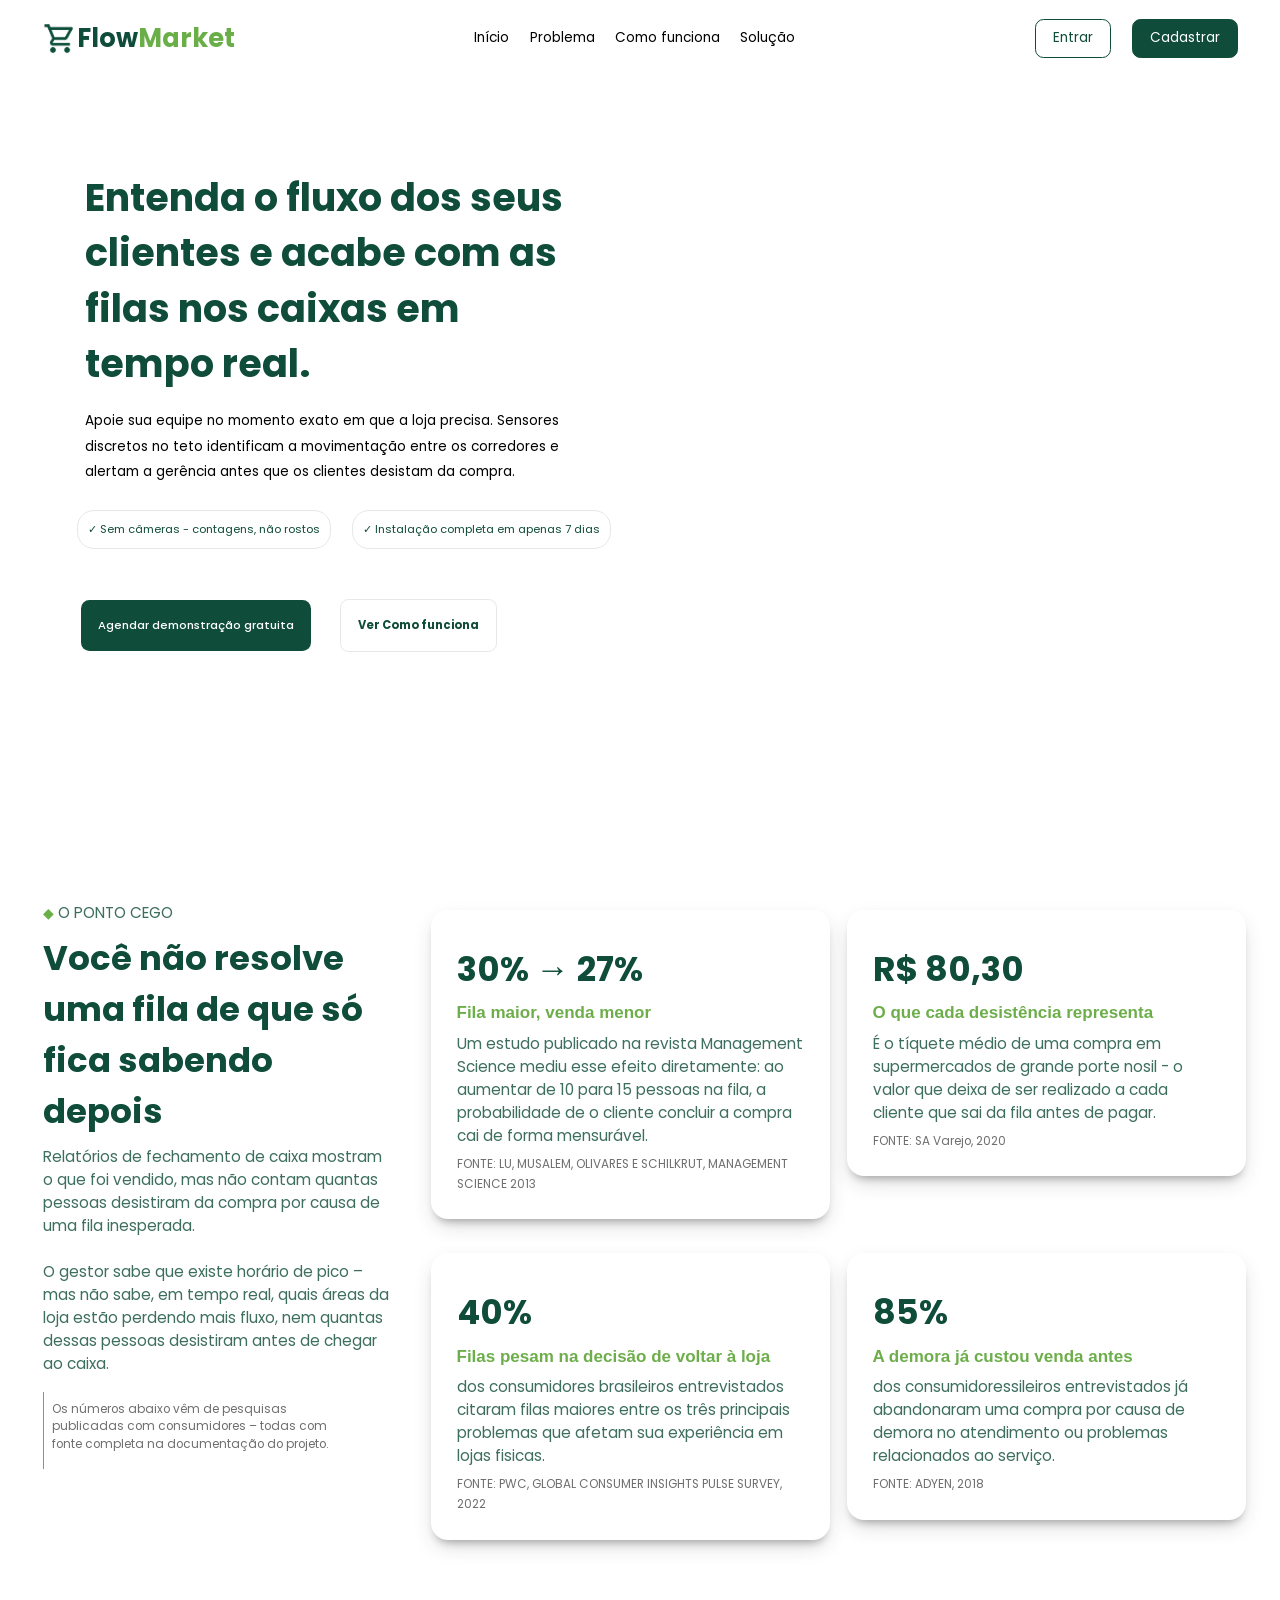
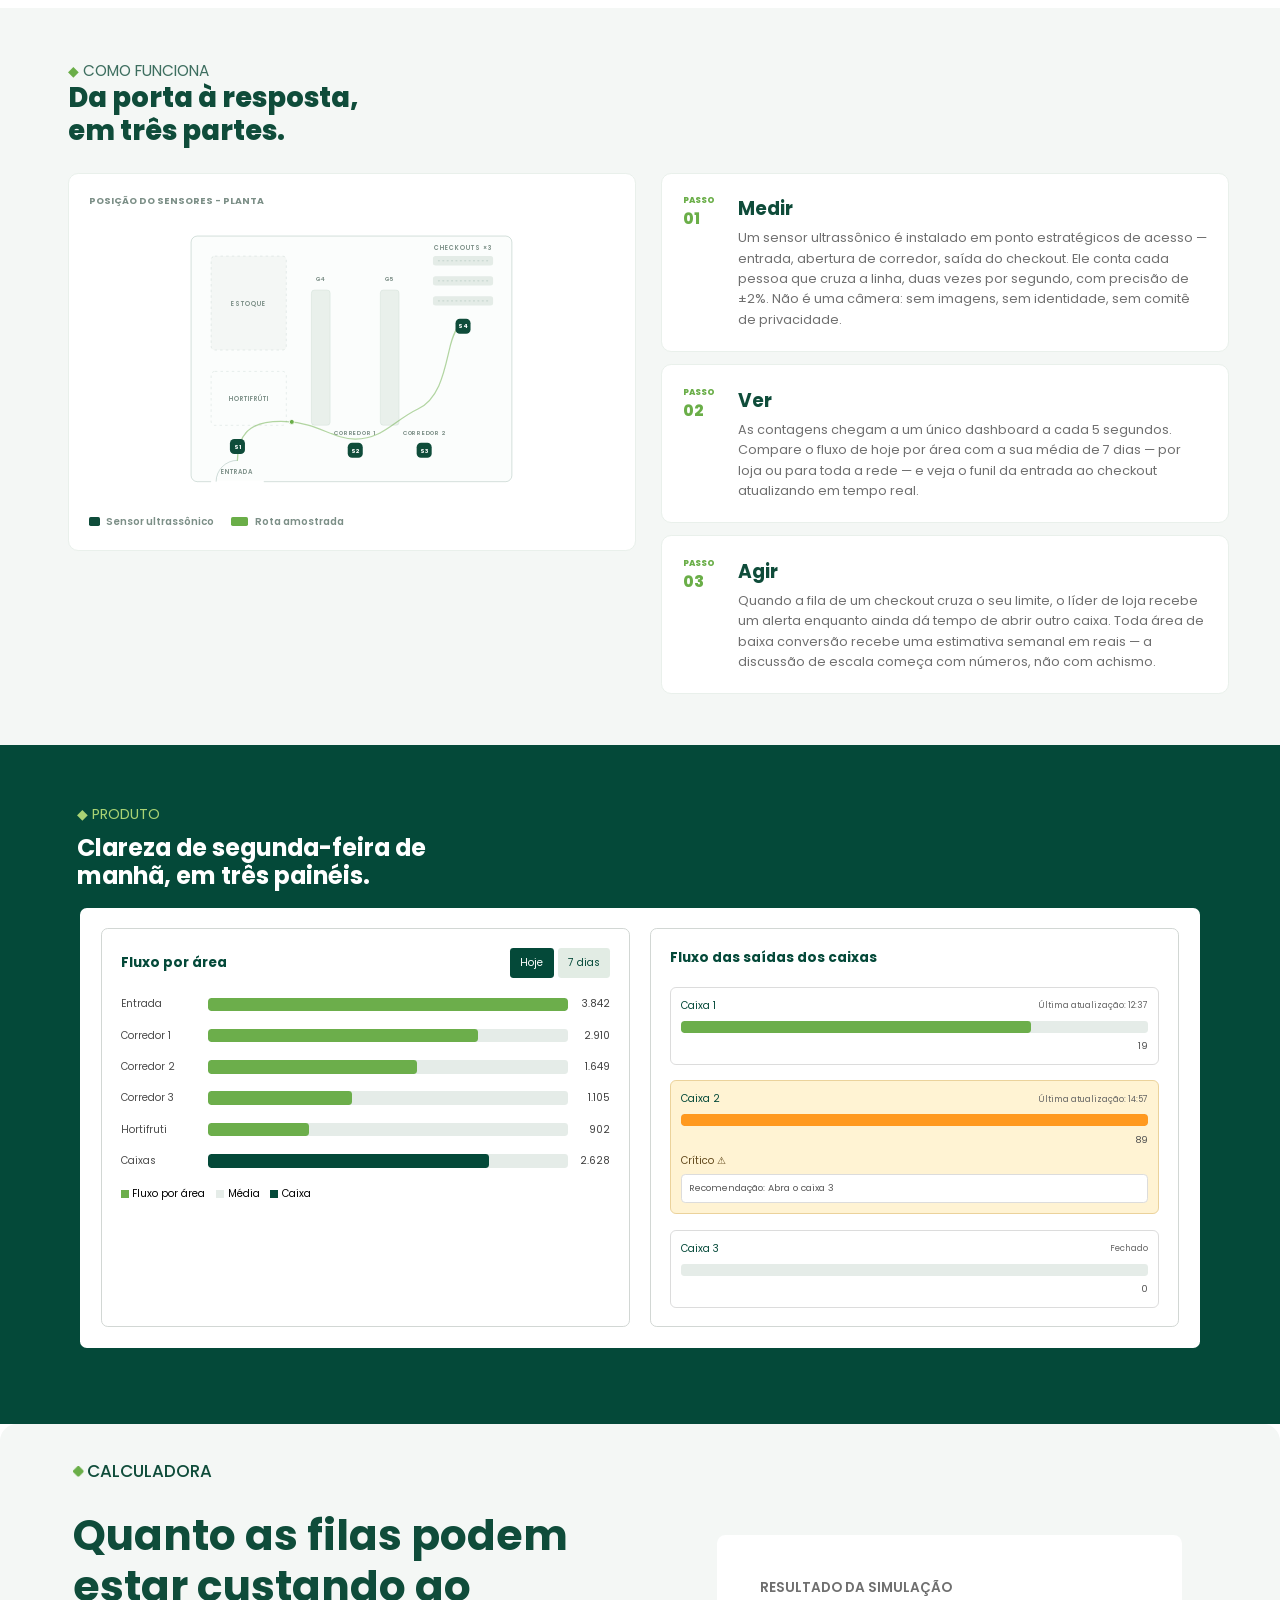
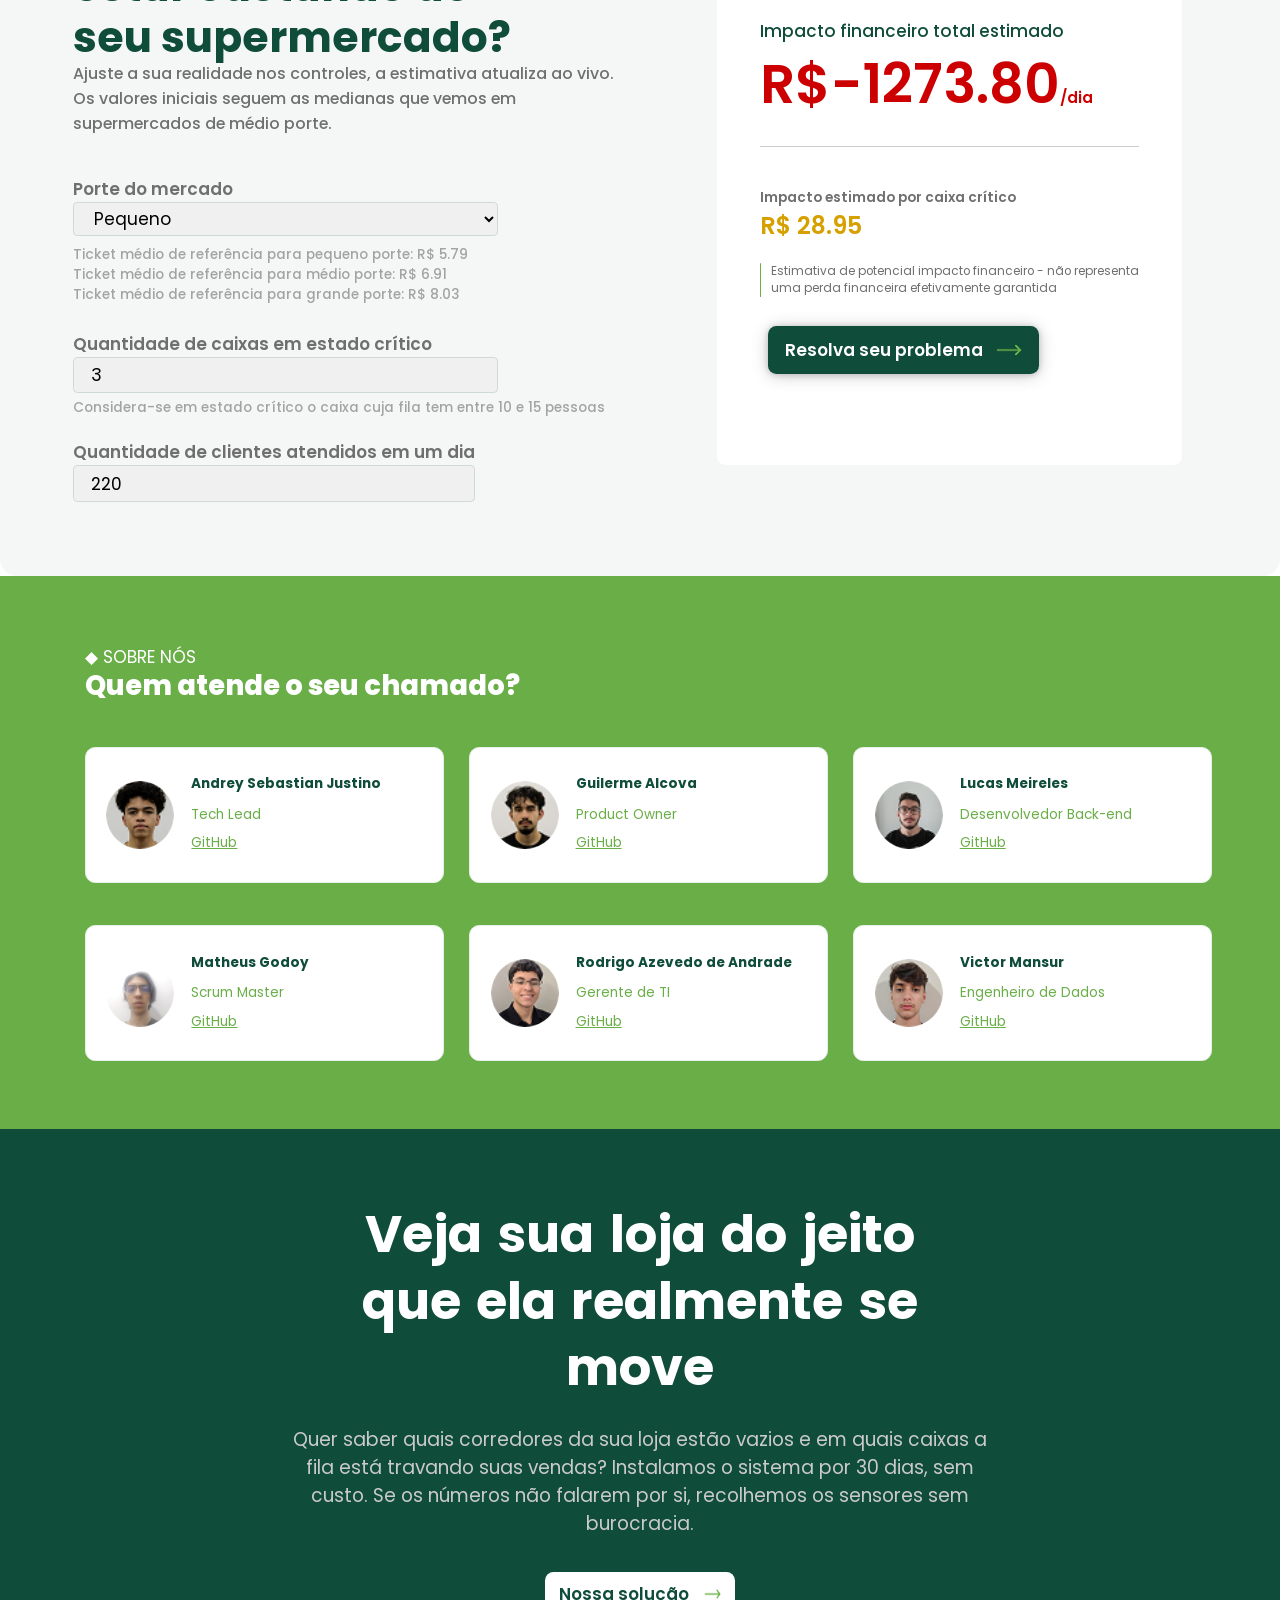
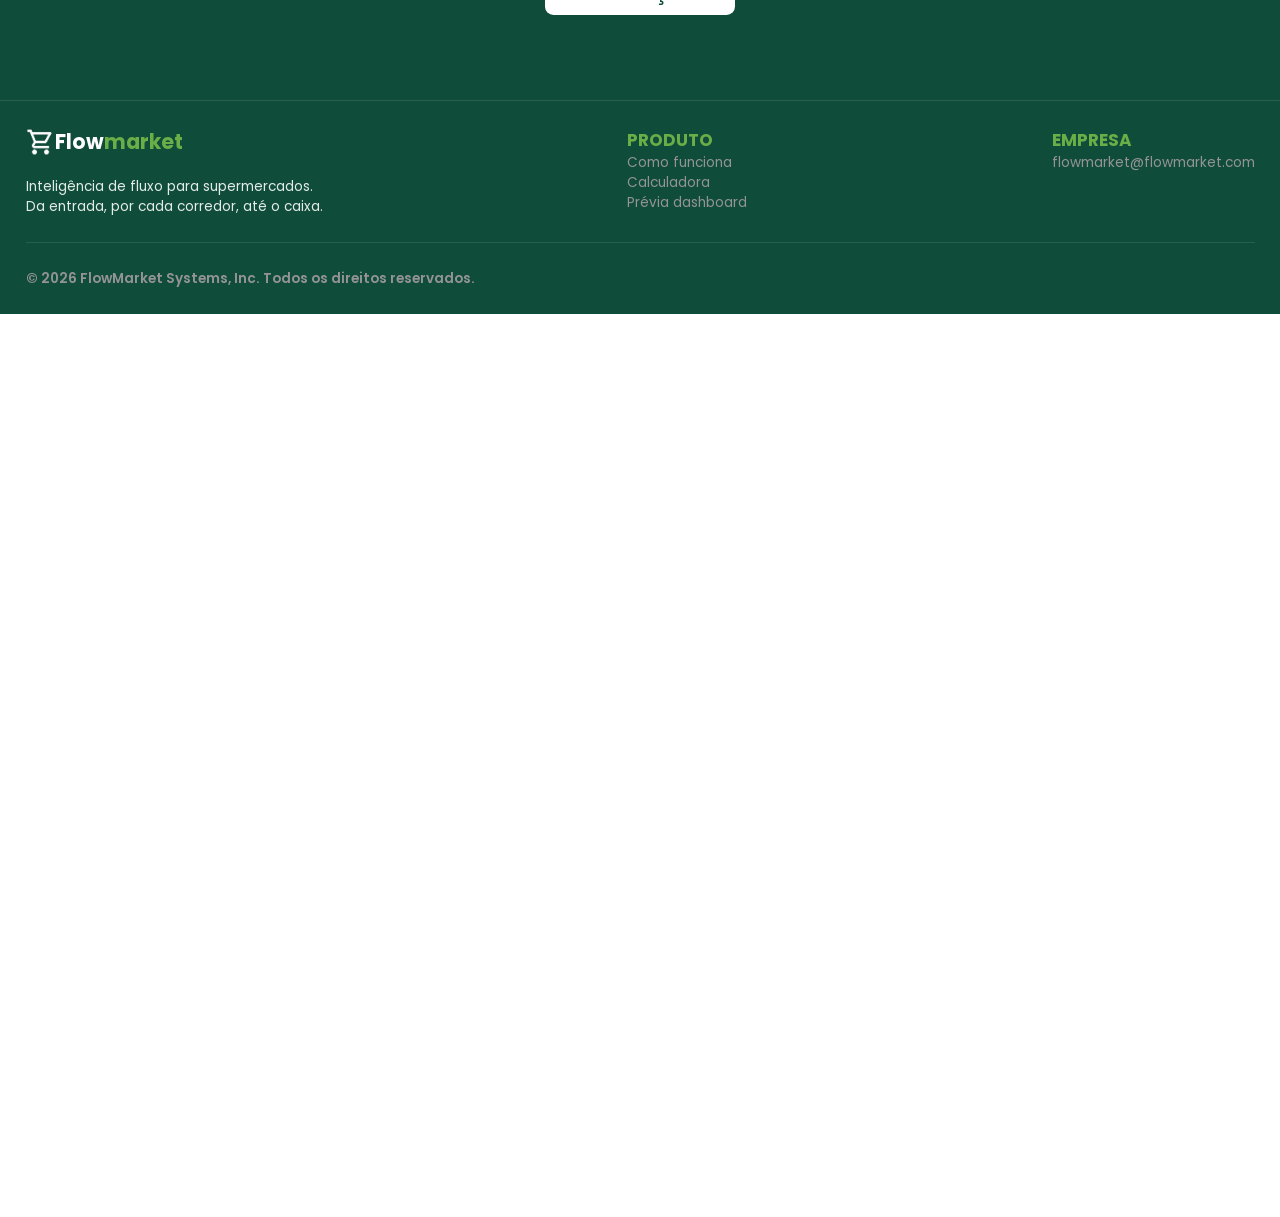
<file: public/index.html>
<!DOCTYPE html>
<html lang="pt-br">

<head>
    <meta charset="UTF-8">
    <meta name="viewport" content="width=device-width, initial-scale=1.0">
    <link rel="stylesheet" href="./css/style.css">
    <title>FlowMarket</title>
</head>

<body>
    <header class="cabecaLhoDash">
        <h1>
            <div class="molduraLogo">
                <img src="./img/iconCart.png" alt="FlowMarket" />
            </div>
            Flow<span>Market</span>
        </h1>
        <nav class="navegacaoPrincipal" aria-label="Navegação principal">
            <a href="#hero">Início</a>
            <a href="#problema">Problema</a>
            <a href="#como-funciona">Como funciona</a>
            <a href="#solucao">Solução</a>
        </nav>
        <div id="acoesCabecalho" class="acoesCabecalho">
            <a class="botaoEntrar" href="./pages/login.html">Entrar</a>
            <a class="botaoCadastrar" href="./pages/cadastro.html">Cadastrar</a>
        </div>
    </header>
    <section class="fundo_secaoHero" id="hero">
        <section class="divisao_secaoHero">
            <section class="texto_esquerdo_secaoHero">
                <h1 class="titulo_secaoHero">Entenda o fluxo dos seus clientes e acabe com as filas nos caixas em tempo
                    real.</h1>
                <p class="paragrafo_secaoHero">Apoie sua equipe no momento exato em que a loja precisa. Sensores
                    discretos no teto
                    identificam a movimentação
                    entre os corredores e alertam a gerência antes que os clientes desistam da compra.</p>
                <div>
                    <span class="salsicha">✓ Sem câmeras - contagens, não rostos</span>
                    <span class="salsicha">✓ Instalação completa em apenas 7 dias</span><br><br>
                </div>

                <div>
                    <button class="botao_agendar_secaoHero">Agendar demonstração gratuita</button>
                    <button class="botao_comoFunciona_secaoHero">Ver Como funciona</button>
                </div>
            </section>
        </section>
    </section>


    <!--PROBLEMA-->
    <section class="divisao_secaoProblema" id="problema">
        <section>
            <span class="cego_secaoProblema">◆</span><span class="paragrafo_secaoProblema"> O PONTO CEGO</span>

            <p class="titulo_eSubs_secaoProblema"> Você não resolve uma fila de que só fica sabendo depois</p>

            <div class="paragrafo_secaoProblema">

                Relatórios de fechamento de caixa mostram o que foi vendido, mas não contam quantas pessoas
                desistiram da compra por causa de uma fila inesperada.
                <br><br>
                O gestor sabe que existe horário de pico – mas não sabe, em tempo real, quais áreas da loja
                estão perdendo mais fluxo, nem quantas dessas pessoas desistiram antes de chegar ao caixa.


            </div>
            <div class="risco_secaoProblema">

                <div class="fonte_secaoProblema">
                    Os números abaixo vêm de pesquisas publicadas com consumidores – todas com fonte completa na
                    documentação do projeto.
                </div>
            </div>

        </section>


        <section class="blocos_secaoProblema">

            <div class="card_individual_secaoProblema">
                <h3 class="titulo_eSubs_secaoProblema">30% → 27%</h3>
                <h5 class="sub-tituloBlocos_secaoProblema ">Fila maior, venda menor</h5>
                <p class="paragrafo_secaoProblema">Um estudo publicado na revista Management Science mediu esse efeito
                    diretamente:
                    ao aumentar de 10 para 15 pessoas na fila, a probabilidade de o cliente concluir a
                    compra
                    cai de forma mensurável.</p>
                <span class="fonte_secaoProblema"> FONTE: LU, MUSALEM, OLIVARES E SCHILKRUT, MANAGEMENT SCIENCE
                    2013</span>

            </div>

            <div class="card_individual_secaoProblema">
                <h3 class="titulo_eSubs_secaoProblema">R$ 80,30</h3>
                <h5 class="sub-tituloBlocos_secaoProblema ">O que cada desistência representa</h5>
                <p class="paragrafo_secaoProblema">É o tíquete médio de uma compra em supermercados de grande porte
                    nosil - o valor
                    que
                    deixa de ser realizado a cada cliente que sai da fila antes de pagar.</p>
                <span class="fonte_secaoProblema">FONTE: SA Varejo, 2020</span>
            </div>

            <div class="card_individual_secaoProblema">
                <h3 class="titulo_eSubs_secaoProblema">40%</h3>
                <h5 class="sub-tituloBlocos_secaoProblema ">Filas pesam na decisão de voltar à loja</h5>
                <p class="paragrafo_secaoProblema">dos consumidores brasileiros entrevistados citaram filas maiores
                    entre os três
                    principais
                    problemas que afetam sua experiência em lojas fisicas.</p>
                <span class="fonte_secaoProblema"> FONTE: PWC, GLOBAL CONSUMER INSIGHTS PULSE SURVEY, 2022</span>
            </div>

            <div class="card_individual_secaoProblema">
                <h3 class="titulo_eSubs_secaoProblema">85%</h3>
                <h5 class="sub-tituloBlocos_secaoProblema ">A demora já custou venda antes</h5>
                <p class="paragrafo_secaoProblema">dos consumidoressileiros entrevistados já abandonaram uma compra por
                    causa de
                    demora
                    no atendimento ou problemas relacionados ao serviço.</p>
                <span class="fonte_secaoProblema">FONTE: ADYEN, 2018</span>
            </div>

        </section>
    </section>



    <div class="body-f" id="como-funciona">
            <div class="div-header">
                <span class="cego_secaoProblema">◆</span>
                <span class="paragrafo_secaoProblema">COMO FUNCIONA</span>
                <h1 class="h1-como_funciona">Da porta à resposta,<br>em três partes.</h1>
            </div>
            
        <div class="container_planta">
            <div class="content-grid">
                <div class="card card-diagram">
                    <h2 class="card-title">POSIÇÃO DO SENSORES - PLANTA</h2>


                    <div class="floorplan-placeholder">

                        <svg preserveAspectRatio="xMidYMid meet" viewBox="0 0 560 440" fill="none" style="width:100%"
                            aria-label="Planta da loja com sensores">
                            <rect x="24" y="24" width="512" height="392" rx="10" fill="#FBFDFC" stroke="#0F4C3A"
                                stroke-opacity=".18" stroke-width="1.5" />
                            <rect x="56" y="56" width="120" height="150" rx="6" fill="#F4F7F5" stroke="#0F4C3A"
                                stroke-opacity=".14" stroke-dasharray="4 5" />
                            <text x="116" y="136" text-anchor="middle" font-size="10" font-weight="600"
                                letter-spacing="1.6" fill="#7c8f87" font-family="Poppins">ESTOQUE</text>
                            <rect x="410" y="56" width="96" height="15" rx="4" fill="#E4ECE7" />
                            <rect x="410" y="88" width="96" height="15" rx="4" fill="#E4ECE7" />
                            <rect x="410" y="120" width="96" height="15" rx="4" fill="#E4ECE7" />
                            <line x1="418" y1="63.5" x2="498" y2="63.5" stroke="#0F4C3A" stroke-opacity=".25"
                                stroke-dasharray="3 4" />
                            <line x1="418" y1="95.5" x2="498" y2="95.5" stroke="#0F4C3A" stroke-opacity=".25"
                                stroke-dasharray="3 4" />
                            <line x1="418" y1="127.5" x2="498" y2="127.5" stroke="#0F4C3A" stroke-opacity=".25"
                                stroke-dasharray="3 4" />
                            <text x="458" y="46" text-anchor="middle" font-size="10" font-weight="600"
                                letter-spacing="1.6" fill="#7c8f87" font-family="Poppins">CHECKOUTS ×3</text>
                            <rect x="216" y="110" width="30" height="216" rx="5" fill="#E9F0EB" stroke="#0F4C3A"
                                stroke-opacity=".1" />
                            <rect x="326" y="110" width="30" height="216" rx="5" fill="#E9F0EB" stroke="#0F4C3A"
                                stroke-opacity=".1" />
                            <text x="231" y="96" text-anchor="middle" font-size="9.5" font-weight="600"
                                letter-spacing="1.2" fill="#7c8f87" font-family="Poppins">G4</text>
                            <text x="341" y="96" text-anchor="middle" font-size="9.5" font-weight="600"
                                letter-spacing="1.2" fill="#7c8f87" font-family="Poppins">G5</text>
                            <text x="286" y="342" text-anchor="middle" font-size="9.5" font-weight="600"
                                letter-spacing="1.2" fill="#7c8f87" font-family="Poppins">CORREDOR 1</text>
                            <text x="396" y="342" text-anchor="middle" font-size="9.5" font-weight="600"
                                letter-spacing="1.2" fill="#7c8f87" font-family="Poppins">CORREDOR 2</text>
                            <rect x="56" y="240" width="120" height="86" rx="6" stroke="#0F4C3A" stroke-opacity=".14"
                                stroke-dasharray="4 5" />
                            <text x="116" y="288" text-anchor="middle" font-size="10" font-weight="600"
                                letter-spacing="1.6" fill="#7c8f87" font-family="Poppins">HORTIFRÚTI</text>
                            <line x1="56" y1="416" x2="140" y2="416" stroke="#fff" stroke-width="4" />
                            <path d="M64,416 a34,34 0 0 1 34,-34" stroke="#0F4C3A" stroke-opacity=".25"
                                stroke-width="1.2" />
                            <text x="98" y="404" text-anchor="middle" font-size="10" font-weight="600"
                                letter-spacing="1.6" fill="#7c8f87" font-family="Poppins">ENTRADA</text>
                            <path id="plan-route"
                                d="M98,382 C98,330 130,318 176,320 C226,322 250,348 286,348 C330,348 348,318 386,300 C420,284 428,240 436,206 C442,180 448,168 458,162"
                                stroke="#6AAE48" stroke-opacity=".5" stroke-width="2" stroke-linecap="round"
                                class="flow-dash" />
                            <circle r="4" fill="#6AAE48" stroke="#fff" stroke-width="1.4">
                                <animateMotion dur="7s" repeatCount="indefinite">
                                    <mpath href="#plan-route" />
                                </animateMotion>
                            </circle>
                            <g>
                                <circle cx="98" cy="360" r="7" fill="#6AAE48" class="sd" />
                                <rect x="86" y="348" width="24" height="24" rx="7" fill="#0F4C3A" /><text x="98"
                                    y="363.5" text-anchor="middle" fill="#fff" font-size="9.5" font-weight="700"
                                    font-family="Poppins">S1</text>
                            </g>
                            <g>
                                <circle cx="286" cy="366" r="7" fill="#6AAE48" class="sd" />
                                <rect x="274" y="354" width="24" height="24" rx="7" fill="#0F4C3A" /><text x="286"
                                    y="369.5" text-anchor="middle" fill="#fff" font-size="9.5" font-weight="700"
                                    font-family="Poppins">S2</text>
                            </g>
                            <g>
                                <circle cx="396" cy="366" r="7" fill="#6AAE48" class="sd" />
                                <rect x="384" y="354" width="24" height="24" rx="7" fill="#0F4C3A" /><text x="396"
                                    y="369.5" text-anchor="middle" fill="#fff" font-size="9.5" font-weight="700"
                                    font-family="Poppins">S3</text>
                            </g>
                            <g>
                                <circle cx="458" cy="168" r="7" fill="#6AAE48" class="sd" />
                                <rect x="446" y="156" width="24" height="24" rx="7" fill="#0F4C3A" /><text x="458"
                                    y="171.5" text-anchor="middle" fill="#fff" font-size="9.5" font-weight="700"
                                    font-family="Poppins">S4</text>
                            </g>
                        </svg>
                    </div>


                    <div class="legend">
                        <div class="legend-item">
                            <span class="legend-color sensor-color"></span>
                            <span>Sensor ultrassônico</span>
                        </div>
                        <div class="legend-item">
                            <span class="legend-color route-color"></span>
                            <span>Rota amostrada</span>
                        </div>
                    </div>
                </div>


                <div class="steps-column">


                    <div class="card step-card step-1">
                        <div class="step-badge">
                            <span class="step-label">PASSO</span>
                            <span class="step-number">01</span>
                        </div>
                        <div class="step-content">
                            <h3 class="h3-como_funciona">Medir</h3>
                            <p class="p-como_funciona">Um sensor ultrassônico é instalado em ponto estratégicos de
                                acesso — entrada, abertura de corredor, saída do checkout. Ele conta cada pessoa que
                                cruza a linha, duas vezes por segundo, com precisão de ±2%. Não é uma câmera: sem
                                imagens, sem identidade, sem comitê de privacidade.</p>
                        </div>
                    </div>


                    <div class="card step-card step-2">
                        <div class="step-badge">
                            <span class="step-label">PASSO</span>
                            <span class="step-number">02</span>
                        </div>
                        <div class="step-content">
                            <h3 class="h3-como_funciona">Ver</h3>
                            <p class="p-como_funciona">As contagens chegam a um único dashboard a cada 5 segundos.
                                Compare o fluxo de hoje por área com a sua média de 7 dias — por loja ou para toda a
                                rede — e veja o funil da entrada ao checkout atualizando em tempo real.</p>
                        </div>
                    </div>


                    <div class="card step-card step-3">
                        <div class="step-badge">
                            <span class="step-label">PASSO</span>
                            <span class="step-number">03</span>
                        </div>
                        <div class="step-content">
                            <h3 class="h3-como_funciona">Agir</h3>
                            <p class="p-como_funciona">Quando a fila de um checkout cruza o seu limite, o líder de loja
                                recebe um alerta enquanto ainda dá tempo de abrir outro caixa. Toda área de baixa
                                conversão recebe uma estimativa semanal em reais — a discussão de escala começa com
                                números, não com achismo.</p>
                        </div>
                    </div>

                </div>

            </div>
        </div>
    </div>

    <section class="fundo" id="solucao">

        <!-- Cabeçalho da página -->
        <div class="ajustes">
            <div class="cabecalho">
                <p class="nomePagina">◆ PRODUTO</p>
                <h1>Clareza de segunda-feira de manhã, em três painéis.</h1>
            </div>

            <!-- Caixa branca que contém os dois painéis -->
            <div class="conteinerPrincipal">

                <!-- Painel da esquerda -->
                <div class="conteiner-grafico1">

                    <div class="cabecalhoGrafico">
                        <h2>Fluxo por área</h2>

                        <div class="opcoes-periododedias">
                            <button>Hoje</button>
                            <button>7 dias</button>
                        </div>
                    </div>

                    <!-- Barras do fluxo por área -->
                    <div class="linhaGrafico">
                        <span>Entrada</span>
                        <div class="barraFundo">
                            <div class="grafico1verdeclaro"></div>
                        </div>
                        <small>3.842</small>
                    </div>

                    <div class="linhaGrafico">
                        <span>Corredor 1</span>
                        <div class="barraFundo">
                            <div class="grafico2verdeclaro"></div>
                        </div>
                        <small>2.910</small>
                    </div>

                    <div class="linhaGrafico">
                        <span>Corredor 2</span>
                        <div class="barraFundo">
                            <div class="grafico3verdeclaro"></div>
                        </div>
                        <small>1.649</small>
                    </div>

                    <div class="linhaGrafico">
                        <span>Corredor 3</span>
                        <div class="barraFundo">
                            <div class="grafico4verdeclaro"></div>
                        </div>
                        <small>1.105</small>
                    </div>

                    <div class="linhaGrafico">
                        <span>Hortifruti</span>
                        <div class="barraFundo">
                            <div class="grafico5verdeclaro"></div>
                        </div>
                        <small>902</small>
                    </div>

                    <div class="linhaGrafico">
                        <span>Caixas</span>
                        <div class="barraFundo">
                            <div class="grafico1verdeescuro"></div>
                        </div>
                        <small>2.628</small>
                    </div>

                    <!-- Legenda das cores -->
                    <div class="legenda">
                        <span><i class="corVerde"></i> Fluxo por área</span>
                        <span><i class="corMedia"></i> Média</span>
                        <span><i class="corEscura"></i> Caixa</span>
                    </div>

                </div>

                <!-- Painel da direita -->
                <div class="conteiner-grafico2">

                    <div class="cabecalhoGrafico">
                        <h2>Fluxo das saídas dos caixas</h2>
                    </div>

                    <!-- Caixa 1: barra verde -->
                    <div class="cartaoCaixa">
                        <div class="textoCaixa">
                            <span>Caixa 1</span>
                            <small>Última atualização: 12:37</small>
                        </div>

                        <div class="barraFundo barraCaixa">
                            <div class="grafico1laranja"></div>
                        </div>

                        <small class="numeroCaixa">19</small>
                    </div>

                    <!-- Caixa 2: barra laranja e aviso -->
                    <div class="cartaoCaixa avisoCaixa">
                        <div class="textoCaixa">
                            <span>Caixa 2</span>
                            <small>Última atualização: 14:57</small>
                        </div>

                        <div class="barraFundo barraCaixa">
                            <div class="grafico2laranja"></div>
                        </div>

                        <small class="numeroCaixa">89</small>

                        <div class="textoCritico">
                            <p>Crítico ⚠</p>
                            <div class="recomendacao">
                                Recomendação: Abra o caixa 3
                            </div>
                        </div>
                    </div>

                    <!-- Caixa 3: barra sem preenchimento -->
                    <div class="cartaoCaixa">
                        <div class="textoCaixa">
                            <span>Caixa 3</span>
                            <small>Fechado</small>
                        </div>

                        <div class="barraFundo barraCaixa">
                            <div class="grafico3laranja"></div>
                        </div>

                        <small class="numeroCaixa">0</small>
                    </div>

                </div>

            </div>
        </div>

    </section>

    <section class="calculadora_panel">
        <div class="calculadora">
            <span class="medium green center" style="font-size: 20px;"> <img src="img/Rectangle.png" alt="cristal">
                CALCULADORA </span>
            <h1 class="title"> Quanto as filas podem <br> estar custando ao <br>seu supermercado? </h1>
            <h3 class="medium"> Ajuste a sua realidade nos controles, a estimativa atualiza ao vivo. <br> Os valores
                iniciais seguem as
                medianas que vemos em <br> supermercados de médio porte. </h3><br><br>

            <div class="input">
                Porte do mercado <br>
                <select name="" id="ipt_escala" onchange="calcular()">
                    <option selected="selected" value="pequeno">Pequeno</option>
                    <option value="medio">Médio</option>
                    <option value="grande">Grande</option>
                </select> <br>
                <span class="subtitle" style="display: block; margin-top: 10px;">Ticket médio de referência para pequeno porte: R$ 5.79</span>
                <span class="subtitle" style="display: block;">Ticket médio de referência para médio porte: R$ 6.91</span>
                <span class="subtitle" style="display: block;">Ticket médio de referência para grande porte: R$ 8.03</span>

                <br>
            </div>

            <div class="input">Quantidade de caixas em estado crítico<br><input type="number" id="ipt_caixas"
                    placeholder="2" oninput="calcular()" value="3"><br>
                <span class="subtitle">Considera-se em estado crítico o caixa cuja fila tem entre 10 e 15 pessoas</span>
            </div> <br>
            <div class="input">Quantidade de clientes atendidos em um dia<br><input type="number" id="ipt_clientes"
                    placeholder="2" oninput="calcular()" value="220"><br>
            </div> <br><br>

        </div>

        <div class="mostra">
            <span class="semibold">RESULTADO DA SIMULAÇÃO</span><br><br>
            <span class="medium medium_size" style="color: #0F4C3A;">Impacto financeiro total estimado</span> <br>
            <span class="semibold red" style="font-size: 64px;">
                R$-<span id="total">0.00</span><span style="font-size: 18px;" id="calc_pessoas">/0 pessoas</span>
            </span>

            <div class="linha"></div><br>

            <span class="semibold">Impacto estimado por caixa crítico<br>
                <span class="lime" style="font-size: 28px; color: rgb(214, 160, 0);"> R$ <span id="total_por_caixa">28,95</span></span>
            </span><br><br>
            
            <div class="aviso">
                <div class="linha_verde"></div>
                <span style="font-size: 14px;">
                    Estimativa de potencial impacto financeiro - não representa <br>
                    uma perda financeira efetivamente garantida
                </span>
            </div> <br>


            <button class="btn_calculadora" style="cursor: pointer;" onclick="saiba_mais()">Resolva seu problema<img src="img/Right_Arrow.png"
                    style="margin-left: 15px;" alt="flecha"></button><br><br>
        </div>
    </section>

    <div class="corpo-principal">
        <div class="container">



            <div class="div-cabecalho">
                <span class="sub-titulo">◆ SOBRE NÓS</span>
                <h1 class="h1-stilo">Quem atende o seu chamado?</h1>
            </div>

            <div class="container-time">


                <div class="card card_membro">
                    <img src="./img/andrey.png" alt="Andrey Sebastian Justino" class="avatar">
                    <div class="membro-info">
                        <h3 class="h3-stilo">Andrey Sebastian Justino</h3>
                        <span class="sub_titulo2">Tech Lead</span>
                        <a href="" class="sub_titulo2">GitHub</a>
                    </div>
                </div>

                <div class="card card_membro">
                    <img src="./img/guilerme.png" alt="Guilerme Alcova" class="avatar">
                    <div class="membro-info">
                        <h3 class="h3-stilo">Guilerme Alcova</h3>
                        <span class="sub_titulo2">Product Owner</span>
                        <a href="" class="sub_titulo2">GitHub</a>
                    </div>
                </div>

                <div class="card card_membro">
                    <img src="./img/lucas.pg.png" alt="Lucas Meireles" class="avatar">
                    <div class="membro-info">
                        <h3 class="h3-stilo">Lucas Meireles</h3>
                        <span class="sub_titulo2">Desenvolvedor Back-end</span>
                        <a href="" class="sub_titulo2">GitHub</a>
                    </div>
                </div>

                <div class="card card_membro">
                    <img src="./img/matheus.png" alt="Matheus Godoy" class="avatar">
                    <div class="membro-info">
                        <h3 class="h3-stilo">Matheus Godoy</h3>
                        <span class="sub_titulo2">Scrum Master</span>
                        <a href="" class="sub_titulo2">GitHub</a>
                    </div>
                </div>

                <div class="card card_membro">
                    <img src="./img/rodrigo.png" alt="Rodrigo Azevedo de Andrade" class="avatar">
                    <div class="membro-info">
                        <h3 class="h3-stilo">Rodrigo Azevedo de Andrade</h3>
                        <span class="sub_titulo2">Gerente de TI</span>
                        <a href="" class="sub_titulo2">GitHub</a>
                    </div>
                </div>

                <div class="card card_membro">
                    <img src="./img/victor.png" alt="Victor Mansur" class="avatar">
                    <div class="membro-info">
                        <h3 class="h3-stilo">Victor Mansur</h3>
                        <span class="sub_titulo2">Engenheiro de Dados</span>
                        <a href="" class="sub_titulo2">GitHub</a>
                    </div>
                </div>
            </div>


        </div>

    </div>

    <section class="cta-body">
        <div>
            <h1 class="title-cta">Veja sua loja do jeito que ela realmente se move</h1>
        </div>
        <div>
            <p class="text-cta">Quer saber quais corredores da sua loja estão vazios e em quais caixas a fila
                está travando suas vendas? Instalamos o sistema por 30 dias, sem custo. Se
                os números não falarem por si, recolhemos os sensores sem burocracia.</p>
        </div>
        <div>
            <button class="text-button-cta">Nossa solução<img src="img/seta.png" class="icon-cta">
            </button>
        </div>
    </section>

    <footer class="footer_panel">
        <div class="footer_row">
            <div class="footer_tab white"> <span class="logo"><img src="img/Shopping_Cart.png" alt="Carrinho"><b
                        style="color: white;">Flow</b>market</span><br> Inteligência de fluxo para supermercados.
                <br> Da entrada, por cada corredor, até o caixa.
            </div>
            <div class="footer_tab">
                <h2>PRODUTO</h2> Como funciona <br> Calculadora <br> Prévia dashboard
            </div>
            <div class="footer_tab ">
                <h2>EMPRESA</h2> flowmarket@flowmarket.com
            </div>
        </div>
        <span class="footer_direitos"> © 2026 FlowMarket Systems, Inc. Todos os direitos reservados. </span>
    </footer>
</body>
<script>
    if (sessionStorage.ID_USUARIO) {
        acoesCabecalho.innerHTML = '<a class="botaoCadastrar" href="./pages/dashboardCaixa.html">Dashboard</a>'
    }

    function calcular() {
        let escala = ipt_escala.value;
        let caixas = Number(ipt_caixas.value);
        let ticket = 0;
        let clientes = 0;

        if (caixas <= 0) {
            caixas = 0
        }

        if (escala == 'pequeno') {
            ticket = 57.90
            clientes = 5
        } else if (escala == 'medio') {
            ticket = 69.10
            clientes = 7
        } else if (escala == 'grande') {
            ticket = 80.30
            clientes = 10
        }

        let renda_total = Number(ticket * caixas * clientes).toFixed(2);
        let perda_caixa = Number(renda_total * 0.1).toFixed(2);
        let total_caixa = perda_caixa / caixas;

        calc_pessoas.innerHTML = `/dia`

        let valorDiarioPerdido = Number(ipt_clientes.value) * ticket * 0.1

        // total_diario.innerHTML = valorDiarioPerdido.toFixed(2)

        total.innerHTML = valorDiarioPerdido.toFixed(2)

        if (isNaN(total_caixa) || caixas <= 0) {
            total_por_caixa.innerHTML = 0.00
        }
        else {
            total_por_caixa.innerHTML = (total_caixa).toFixed(2)
        }
    }

    function saiba_mais() {
        const assunto = "Quero resolver as filas do meu supermercado";
        const mensagem = [
            "Olá, equipe FlowMarket!",
            "",
            "Tenho interesse em conhecer a solução FlowMarket para resolver o problema de filas no meu supermercado.",
            "Por favor, entrem em contato para conversarmos.",
            "",
            "Atenciosamente,",
            "[Seu nome]",
            "[Nome do supermercado]",
            "[Telefone para contato]"
        ].join("\n");

        window.location.href = `mailto:centralFlow@flowmarket.com?subject=${encodeURIComponent(assunto)}&body=${encodeURIComponent(mensagem)}`;
    }

    window.addEventListener("DOMContentLoaded", function(){
        calcular()
    })
</script>

</html>
</file>
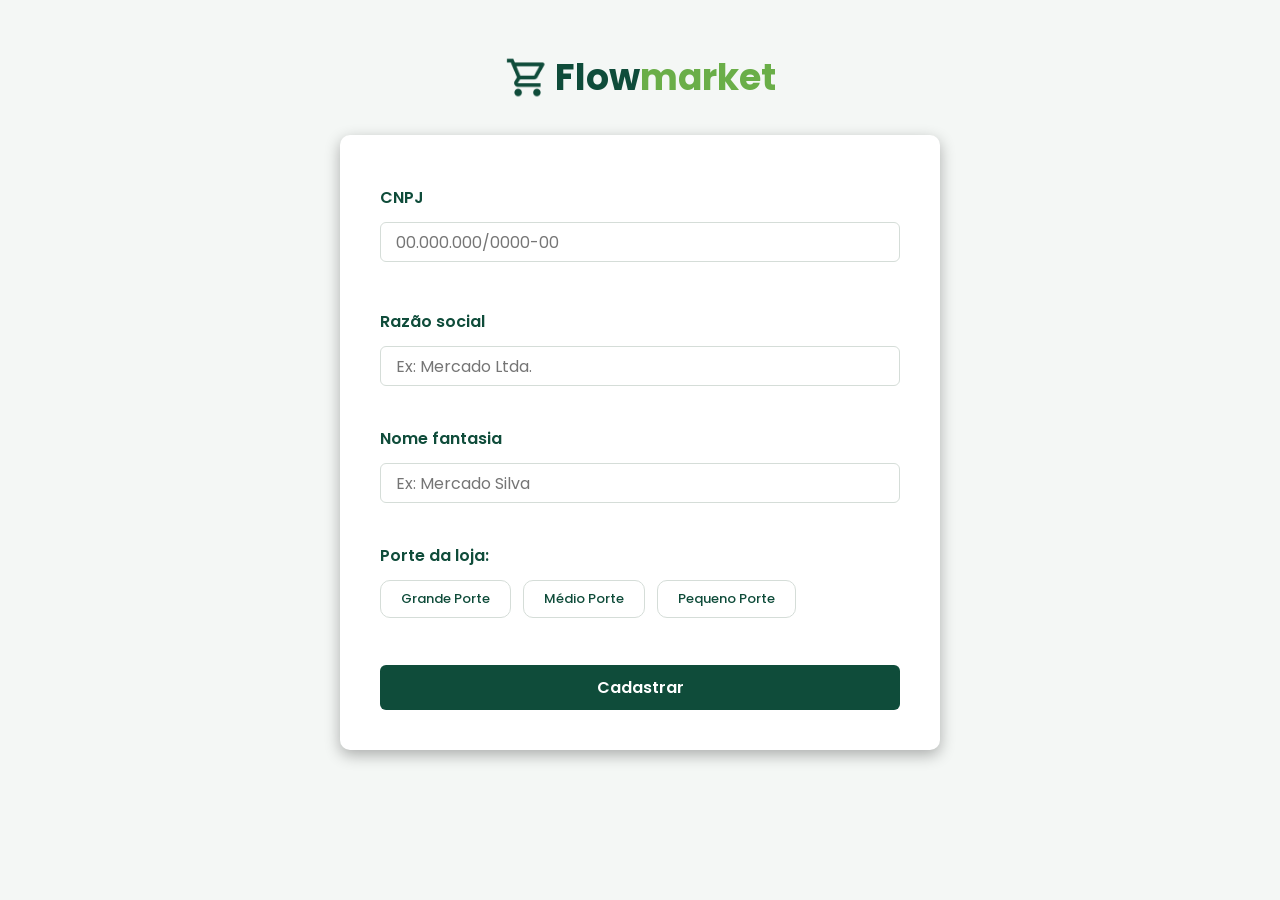
<file: public/pages/cadastro-mercado.html>
<!DOCTYPE html>
<html lang="pt-br">

<head>
    <meta charset="UTF-8">
    <meta name="viewport" content="width=device-width, initial-scale=1.0">
    <title>Cadastro - Mercado</title>
    <link rel="stylesheet" href="../css/style-cadastro.css">
</head>

<body>
    <div class="header">
        <img class="icone-carrinho" src="../img/carrinho.png" alt="Ícone de carrinho de compras">
        <h1 class="title">Flow<span style="color: #6AAE48">market</span></h1>
    </div>

    <form action="/cadastrar-mercado" onsubmit="cadastrarMercado(event)" class="cad-container">

        <div class="campo">
            <label for="ipt_cnpj">CNPJ</label>
            <input type="text" id="ipt_cnpj" class="form-input" placeholder="00.000.000/0000-00" oninput="validarCnpj()"
                required>
            <p id="msg_cnpj" class="msg-validacao"></p>
        </div>

        <div class="campo">
            <label for="ipt_razao">Razão social</label>
            <input type="text" id="ipt_razao" class="form-input" placeholder="Ex: Mercado Ltda." required>
        </div>

        <div class="campo">
            <label for="ipt_nome_fantasia">Nome fantasia</label>
            <input type="text" id="ipt_nome_fantasia" class="form-input" placeholder="Ex: Mercado Silva" required>
        </div>


        <div class="campo">
            <label>Porte da loja:</label>

            <div class="opcoes-porte">

                <label for="porte_grande">
                    <input type="radio" id="porte_grande" value="grande" name="porte">
                    Grande Porte
                </label>

                <label for="porte_medio">
                    <input type="radio" id="porte_medio" value="medio" name="porte">
                    Médio Porte
                </label>

                <label for="porte_pequeno">
                    <input type="radio" id="porte_pequeno" value="pequeno" name="porte">
                    Pequeno Porte
                </label>

            </div>
        </div>

        <div>
            <p id="mensagem_erro" class="mensagemErro" role="alert" aria-live="polite" hidden> </p>
            <button type="submit" class="button-cadastro">
                Cadastrar
            </button>
        </div>
    </form>
</body>

</html>
<script>
    function validarCnpj() {
        let cnpj = ipt_cnpj.value;
        cnpj = cnpj.replace(/\D/g, '');
        cnpj = cnpj.substring(0, 14);

        let parte1 = cnpj.substring(0, 2);
        let parte2 = cnpj.substring(2, 5)
        let parte3 = cnpj.substring(5, 8);
        let parte4 = cnpj.substring(8, 12);
        let parte5 = cnpj.substring(12, 14);

        if (cnpj.length <= 2) {
            ipt_cnpj.value = cnpj;
        } else if (cnpj.length <= 5) {
            ipt_cnpj.value = parte1 + '.' + parte2;
        } else if (cnpj.length <= 8) {
            ipt_cnpj.value = parte1 + '.' + parte2 + '.' + parte3;
        } else if (cnpj.length <= 12) {
            ipt_cnpj.value = parte1 + '.' + parte2 + '.' + parte3 + '/' + parte4;
        } else if (cnpj.length <= 14) {
            ipt_cnpj.value = parte1 + '.' + parte2 + '.' + parte3 + '/' + parte4 + '-' + parte5;
        }
    }

    function cadastrarMercado(event) {
        event.preventDefault()

        let cadastro_valido = true;

        if (ipt_razao.value.trim() == '' ||
            ipt_nome_fantasia.value.trim() == '' ||
            ipt_cnpj.value.replace(/\D/g, '').length != 14 ||
            (!porte_pequeno.checked &&
                !porte_medio.checked &&
                !porte_grande.checked)
        ) {
            cadastro_valido = false;
        }

        if (cadastro_valido) {
            let mensagem = document.getElementById('mensagem_erro');
            let cnpj = ipt_cnpj.value;
            let porte_loja = '';
            

            cnpj = cnpj.replace(/\D/g, '');
            cnpj = cnpj.replace(/\./g,'');
            console.log(cnpj)

            if (porte_grande.checked) {
                porte_loja = porte_grande.value
            } else if (porte_medio.checked) {
                porte_loja = porte_medio.value
            } else {
                porte_loja = porte_pequeno.value
            }

            let dados_cadastro_mercado = {
                razao_social: ipt_razao.value,
                nome_fantasia: ipt_nome_fantasia.value,
                cnpj: cnpj,
                porte_loja: porte_loja
            }
            //localStorage.setItem('dados_cadastro_mercado', JSON.stringify(dados_cadastro_mercado))
            //console.log(localStorage.getItem('dados_cadastro'))

            fetch("/usuarios/cadastrar_mercado", {
                method: "POST",
                headers: {
                    "Content-Type": "application/json",
                },
                body: JSON.stringify({
                    // crie um atributo que recebe o valor recuperado aqui
                    // Agora vá para o arquivo routes/usuario.js
                    cnpjServer: dados_cadastro_mercado.cnpj,
                    nomeServer: dados_cadastro_mercado.nome_fantasia,
                    razaoServer: dados_cadastro_mercado.razao_social,
                    emailServer: sessionStorage.EMAIL_USUARIO,
                    senhaServer: sessionStorage.SENHA_USUARIO
                }),
            })
                .then(function (resposta) {
                    console.log("resposta: ", resposta);

                    if (resposta.ok) {
                        alert("Cadastro realizado com sucesso!");
                        window.location.href = 'login.html';


                    } else {
                        mensagem.textContent = 'CNPJ já cadastrado';
                        mensagem.hidden = false;
                        throw "Houve um erro ao tentar realizar o cadastro!";
                    }
                })
                .catch(function (resposta) {
                    console.log(`#ERRO: ${resposta}`);
                });
        } else {
            alert('Cadastro Incompleto!')
        }
    }
</script>
</file>
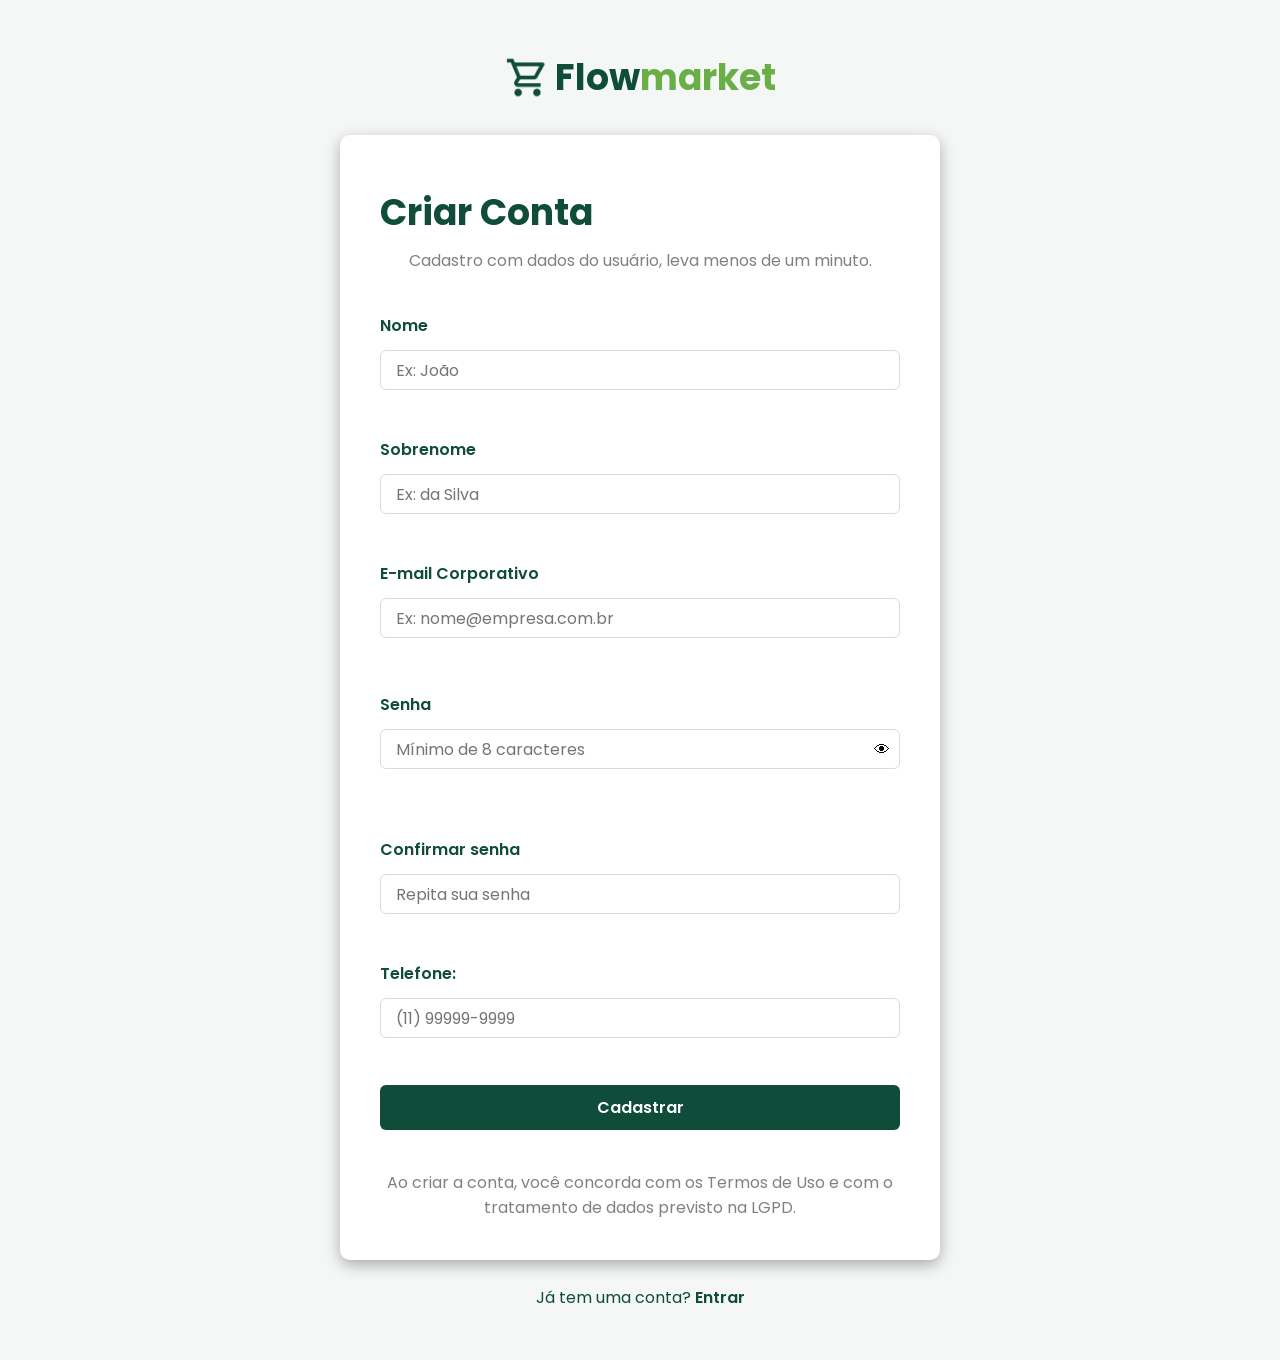
<file: public/pages/cadastro.html>
<!DOCTYPE html>
<html lang="pt-br">

<head>
    <meta charset="UTF-8">
    <meta name="viewport" content="width=device-width, initial-scale=1.0">
    <title>Tela Cadastro</title>
    <link rel="stylesheet" href="../css/style-cadastro.css">
</head>

<body>
        <div class="header">
            <img class="icone-carrinho" src="../img/carrinho.png" alt="Ícone de carrinho de compras">
            <h1 class="title">Flow<span style="color: #6AAE48">market</span></h1>
        </div>

    <form action="/cadastrar-usuario" onsubmit="cadastrarUsuario(event)" class="cad-container">

        <div class="form-header">
            <h1 class="title">Criar Conta</h1>
            <p class="form-text">
                Cadastro com dados do usuário, leva menos de um minuto.
            </p>
        </div>

        <div class="campo">
            <label for="ipt_nome">Nome</label>
            <input type="text" id="ipt_nome" class="form-input" placeholder="Ex: João" oninput="validarNome()" required>
            <p class="msg-validacao" id="msg_nome"></p>
        </div>
        <div class="campo">
            <label for="ipt_sobrenome">Sobrenome</label>
            <input type="text" id="ipt_sobrenome" class="form-input" placeholder="Ex: da Silva"
                oninput="validarSobrenome()" required>
            <p class="msg-validacao" id="msg_sobrenome"></p>
        </div>

        <div class="campo">
            <label for="ipt_email">E-mail Corporativo</label>
            <input type="email" id="ipt_email" class="form-input" placeholder="Ex: nome@empresa.com.br"
                oninput="validarEmail()" required>
            <p id="msg_email" class="msg-validacao"></p>
            <p id="msg_email_dominio" class="msg-validacao"></p>

        </div>

        <div class="campo">
            <label for="ipt_senha">Senha</label>
            <div class="campo-senha"><input type="password" id="ipt_senha" class="form-input"
                    placeholder="Mínimo de 8 caracteres" oninput="validarSenha(); confirmarSenha()" required>
                <button type="button" id="visualizar_senha" onclick="visualizarSenha()">👁</button>
            </div>
            <p id="senha_8carcteres" class="msg-validacao"></p>
            <p id="senha_especial" class="msg-validacao"></p>
            <p id="senha_numero" class="msg-validacao"></p>
            <p id="letramaiuscula_minuscula" class="msg-validacao"></p>

        </div>

        <div class="campo">
            <label for="ipt_conf_senha">Confirmar senha</label>
            <input type="password" id="ipt_conf_senha" class="form-input" placeholder="Repita sua senha"
                oninput="confirmarSenha()" required>
            <p id="msg_conf_senha" class="msg-validacao"></p>
        </div>


        <div class="campo">
            <label for="ipt_telefone">Telefone:</label>
            <input type="tel" id="ipt_telefone" class="form-input" placeholder="(11) 99999-9999"
                oninput="validarTelefone()">
            <p id="msg_telefone" class="msg-validacao"></p>
        </div>

        <div>
            <button type="submit" class="button-cadastro">
                Cadastrar
            </button>
        </div>

        <div>
            <p id="mensagem_erro" class="mensagemErro" role="alert" aria-live="polite" hidden> </p>
            <p class="form-text">
                Ao criar a conta, você concorda com os Termos de Uso e com o tratamento de dados previsto na LGPD.
            </p>   
        </div>

    </form>

    <div class="text-login">
        <p>Já tem uma conta? <a href="../pages/login.html">Entrar</a></p>
    </div>

    <script>
        function validarNome() {
            let Nome = ipt_nome.value.trim();

            if (Nome.length >= 3) {
                msg_nome.style.color = 'green';
                msg_nome.className = 'msg-valida';
                msg_nome.innerHTML = '';
            } else {
                msg_nome.style.color = 'red';
                msg_nome.innerHTML="O nome deve conter no mínimo 3 letras"
                msg_nome.className = 'msg-validacao';
            }
        }
        function validarSobrenome() {
            let Sobrenome = ipt_sobrenome.value.trim();

            if (Sobrenome.length >= 4) {
                msg_sobrenome.className = 'msg-valida';
                msg_sobrenome.innerHTML = '';
            } else {
                msg_sobrenome.style.color = 'red';
                msg_sobrenome.innerHTML="O sobrenome deve conter no mínimo quatro letras";
                msg_sobrenome.className = 'msg-validacao';
            }
        }
        function validarEmail() {
            let email = ipt_email.value;
            if (!email.includes("@")) {
                msg_email.style.color = "red";
                msg_email.innerHTML="seu e-mail corporativo deve conter o @ ";
                msg_email.className = 'msg-validacao';

            } else {
                msg_email.style.color = "green";
                msg_email.className = 'msg-valida';
                msg_email.innerHTML="";
            }

            if (
                !email.includes("gmail.com") &&
                !email.includes("hotmail.com") &&
                !email.includes("outlook.com")
            ) {
                msg_email_dominio.style.color = "red";
                msg_email_dominio.innerHTML="seu e-mail corporativo deve conter o domínio válido"
                msg_email_dominio.className = 'msg-validacao';
            } else {
                msg_email_dominio.style.color = "green";
                msg_email_dominio.innerHTML="";
                msg_email_dominio.className = 'msg-valida';
            }
        }
        function validarSenha() {
            let senha = ipt_senha.value;
            let caracteres_especiais = /[^A-Za-z0-9]/;
            let letras_maiusculas = /[A-Z]/;
            let letras_minusculas = /[a-z]/;
            let numeros = /[0-9]/;

            if (senha.length >= 8) {
                senha_8carcteres.className = 'msg-valida'
                senha_8carcteres.innerHTML=""
            } else {
                senha_8carcteres.style.color = 'red';
                senha_8carcteres.innerHTML="A senha deve conter 8 caracteres no mínimo";
                senha_8carcteres.className = 'msg-validacao'
            }

            // usando a estrutura de repetição para contar quantos caracteres especiais existem na senha
            let count_especiais = 0;
            for (let i = 0; i < senha.length; i++) {
                if (caracteres_especiais.test(senha[i])) {
                    count_especiais++;

                }
            }
            if (count_especiais >= 2) {
                senha_especial.style.color = 'green';
                senha_especial.innerHTML="";
                senha_8carcteres.className = 'msg-valida'
            } else {
                senha_especial.style.color = 'red';
                senha_especial.innerHTML="A senha deve conter no mínimo 2 caracteres especiais";
                senha_8carcteres.className = 'msg-validacao'
            }
            //-----------------------------------------------------
            let count_numeros = 0;
            for (let i = 0; i < senha.length; i++) {
                if (numeros.test(senha[i])) {
                    count_numeros++;

                }
            }
            if (count_numeros >= 2) {
                senha_numero.style.color = 'green';
                senha_numero.innerHTML="";
                senha_8carcteres.className = 'msg-valida'
            } else {
                senha_numero.style.color = 'red';
                senha_numero.innerHTML="A senha deve conter no mínimo 2 números";
                senha_8carcteres.className = 'msg-validacao'
            }
            //---------------------------------------------------
            let count_letras_minusculas = 0;
            let count_letras_maiusculas = 0;
            for (let i = 0; i < senha.length; i++) {
                if (letras_maiusculas.test(senha[i])) {
                    count_letras_maiusculas++;
                }
                if (letras_minusculas.test(senha[i])) {
                    count_letras_minusculas++;
                }
            }
            if (count_letras_minusculas >= 2 && count_letras_maiusculas >= 2) {
                letramaiuscula_minuscula.style.color = 'green';
                letramaiuscula_minuscula.innerHTML=""
                senha_8carcteres.className = 'msg-valida'
            } else {
                letramaiuscula_minuscula.style.color = 'red';
                letramaiuscula_minuscula.innerHTML="A senha deve conter no mínimo 2 letras manúsculas e duas letras maiúsculas"
                senha_8carcteres.className = 'msg-validacao'
            }
        }

        //acima a validação de senha 
        function visualizarSenha() {
            let tipo_senha = ipt_senha.type;

            if (tipo_senha == 'password') {
                ipt_senha.type = 'text'
            } else {
                ipt_senha.type = 'password'
            }
        }

        function confirmarSenha() {
            let senha = ipt_senha.value;
            let conf_senha = ipt_conf_senha.value;

            if (conf_senha == '') {
                msg_conf_senha.innerHTML = '';
            } else {
                if (senha === conf_senha) {
                    msg_conf_senha.innerHTML = ``;
                    msg_conf_senha.className = `msg-valida`;
                } else {
                    msg_conf_senha.innerHTML = `As senhas não coincidem`;
                    msg_conf_senha.style.color="red";
                    msg_conf_senha.className = `msg-validacao`;
                }
            }
        }


        function validarTelefone() {
            let telefone = ipt_telefone.value;
            telefone = telefone.replace(/\D/g, '');
            telefone = telefone.substring(0, 11);

            let parte1 = telefone.substring(0, 2);
            let parte2 = telefone.substring(2, 7);
            let parte3 = telefone.substring(7, 11);

            if (telefone.length <= 2) {
                ipt_telefone.value = telefone;
            } else if (telefone.length <= 7) {
                ipt_telefone.value = '(' + parte1 + ') ' + parte2;
            } else {
                ipt_telefone.value = '(' + parte1 + ') ' + parte2 + '-' + parte3;
            }

            if (telefone.length === 11) {
                msg_telefone.style.color = 'green';
                msg_telefone.className = `msg-valida`;
                msg_telefone.innerHTML = '';
            } else {
                msg_telefone.style.color = 'red';
                msg_telefone.className = `msg-validacao`;
                msg_telefone.innerHTML = 'o telefone é inválido';
            }
        }

        function cadastrarUsuario(event) {
            event.preventDefault()

            let cadastro_valido = true;
            let mensagem = document.getElementById('mensagem_erro');

            if (msg_nome.className == 'msg-validacao' ||
                msg_sobrenome.className == 'msg-validacao' ||
                msg_email.className == 'msg-validacao' ||
                senha_8carcteres.className == 'msg-validacao' ||
                msg_conf_senha.className == 'msg-validacao' ||
                msg_telefone.className == 'msg-validacao' ||
                msg_email_dominio == 'msg-validacao'
            ) {
                cadastro_valido = false;
            }

            if (cadastro_valido) {
                let telefone = ipt_telefone.value;
                telefone = telefone.replace(/\D/g, '');
                telefone = telefone.substring(0, 11);

                let dados_cadastro = {
                    nome: ipt_nome.value,
                    sobrenome: ipt_sobrenome.value,
                    email: ipt_email.value,
                    senha: ipt_senha.value,
                    telefone: telefone,
                }

                console.log(dados_cadastro)

                fetch("/usuarios/cadastrar", {
                    method: "POST",
                    headers: {
                        "Content-Type": "application/json",
                    },
                    body: JSON.stringify({
                        // crie um atributo que recebe o valor recuperado aqui
                        // Agora vá para o arquivo routes/usuario.js
                        nomeServer: dados_cadastro.nome,
                        sobrenomeServer: dados_cadastro.sobrenome,
                        emailServer: dados_cadastro.email,
                        senhaServer: dados_cadastro.senha,
                        telefoneServer: dados_cadastro.telefone
                    }),
                })
                    .then(function (resposta) {
                        if (resposta.ok) {
                            alert("Cadastro realizado com sucesso! Redirecionando para cadastro da sua empresa...");
                            sessionStorage.EMAIL_USUARIO = dados_cadastro.email;
                            sessionStorage.SENHA_USUARIO = dados_cadastro.senha;

                            window.location.href = 'cadastro-mercado.html';

                        } else {
                            mensagem.textContent = 'Email já cadastrado';
                            mensagem.hidden = false;
                            console.log('ERRO!')
                            throw "Houve um erro ao tentar realizar o cadastro!";
                        }
                    })
                    .catch(function (resposta) {
                        console.log(`#ERRO: ${resposta}`);
                    });
                
            } else {
                alert('Cadastro Incompleto!')
            }
        }
    </script>
</body>

</html>
</file>
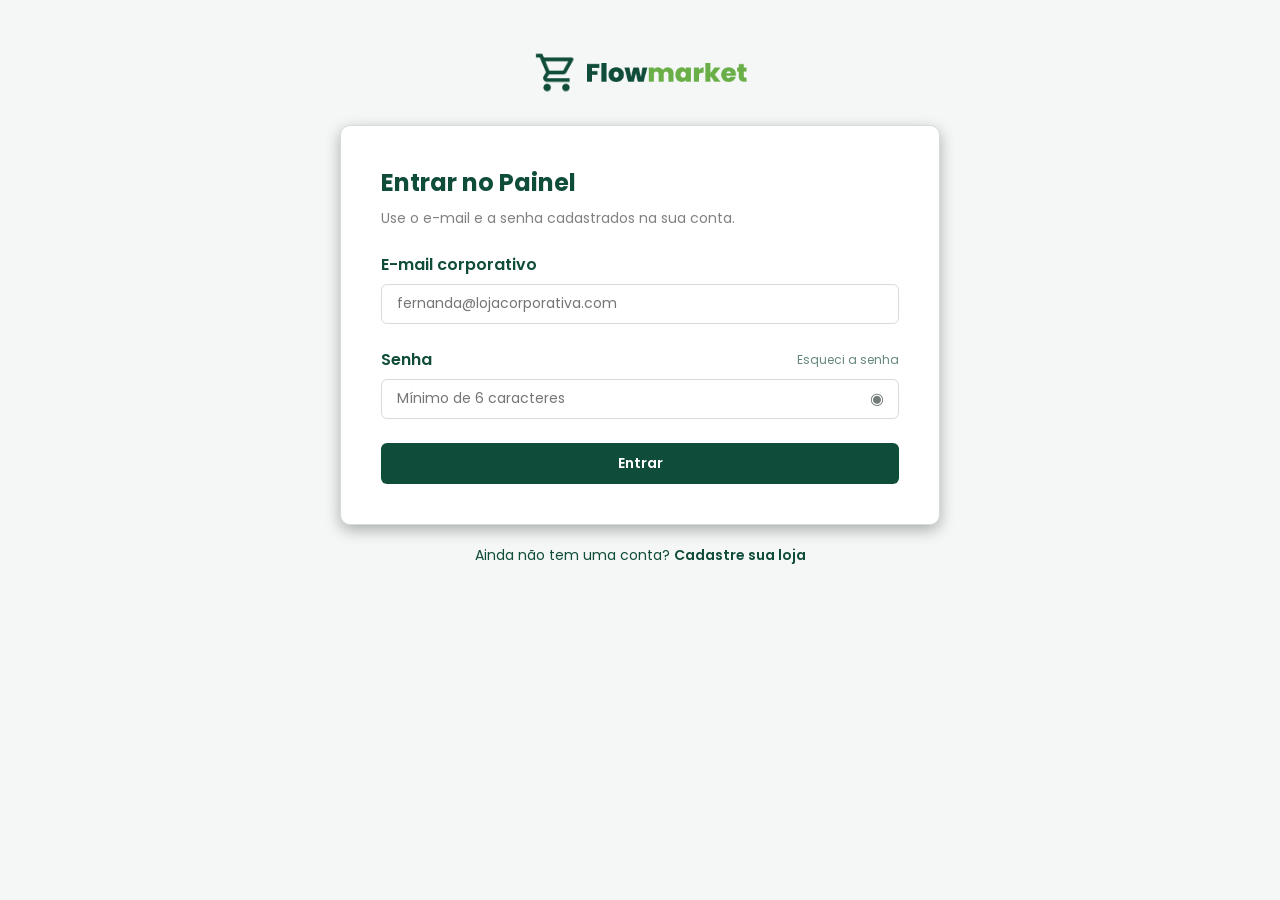
<file: public/pages/login.html>
<!DOCTYPE html>
<html lang="pt-br">

<head>
    <meta charset="UTF-8">
    <meta name="viewport" content="width=device-width, initial-scale=1.0">
    <title>Entrar no painel | Flow Market</title>

    <!-- Fonte externa: Poppins. Precisa de internet para carregar do Google Fonts. -->
    <link href="https://fonts.googleapis.com/css2?family=Poppins:wght@400;500;600;700&display=swap" rel="stylesheet">

    <link rel="stylesheet" href="../css/style-login.css">
</head>

<body>
    <!--
        DESCOBERTA: a página é formada por caixas dentro de caixas.
        Section agrupa partes relacionadas da página. Aqui, .imagens contém a logo.
    -->
    <a href="../index.html">
        <section class="imagens">
            <img src="../img/carrinho.png" alt="Carrinho de compras" class="logoCarrinho">
            <img src="../img/Flowmarket.png" alt="Flow Market" class="logoNome">
        </section>
    </a>

    <!-- Fundo que ocupa a área principal da tela -->
    <section class="backDosGraunds">
        <form action="" novalidate onsubmit="validarLogin(event)">
            <!-- Cartão branco que contém todo o formulário -->
            <section class="containerPrincipal">
                <section class="formatacao">
                    <section class="textoFormulario">
                        <section class="titulo">
                            <h3>Entrar no Painel</h3>
                        </section>

                        <p class="descricao">Use o e-mail e a senha cadastrados na sua conta.</p>
                        <p id="mensagem_login" class="mensagemLogin" role="alert" aria-live="polite" hidden></p>

                        <!-- label identifica o campo; o for deve combinar com o id do input -->
                        <label for="ipt_email">E-mail corporativo</label>
                        <input type="email" id="ipt_email" placeholder="fernanda@lojacorporativa.com" required>

                        <section class="linhaSenha">
                            <label for="ipt_password">Senha</label>
                            <a href="#" class="esqueciSenha">Esqueci a senha</a>
                        </section>
                        <section class="campoSenha">
                            <input type="password" id="ipt_password" placeholder="Mínimo de 6 caracteres" required>
                            <!-- Ícone ilustrativo em texto; não revela/esconde a senha ainda. -->
                            <span class="iconeOlho" aria-hidden="true">◉</span>
                        </section>
                    </section>

                    <!--
                        DESCOBERTA: Flexbox organiza os elementos filhos.
                        O botão fica abaixo dos campos porque .formatacao usa flex-direction: column.
                    -->
                    <button type="submit" class="containerSecundarioVerde">Entrar</button>
                </section>
            </section>
        </form>

        <!-- Fica abaixo do cartão, como na referência -->
        <p class="cadastro">Ainda não tem uma conta? <a href="../pages/cadastro.html">Cadastre sua loja</a></p>
    </section>

    <script>
        function validarLogin(event) {
            event.preventDefault();

            let email = ipt_email.value.trim();
            let senha = ipt_password.value;
            let mensagem = document.getElementById('mensagem_login');

            if (email == '' || senha == '') {
                mensagem.textContent = 'Preencha o e-mail e a senha antes de continuar.';
                mensagem.hidden = false;
                return;
            } else {
                fetch("/usuarios/autenticar", {
                    method: "POST",
                    headers: {
                        "Content-Type": "application/json"
                    },
                    body: JSON.stringify({
                        emailServer: email,
                        senhaServer: senha
                    })
                }).then(function (resposta) {
                    console.log("ESTOU NO THEN DO entrar()!")

                    if (resposta.ok) {
                        console.log(resposta);

                        resposta.json().then(json => {
                            sessionStorage.ID_MERCADO = json.id_mercado;
                            sessionStorage.ID_USUARIO = json.id;
                            sessionStorage.EMAIL_USUARIO = json.email;
                            sessionStorage.NOME_USUARIO = json.nome;
                            sessionStorage.SENHA_USUARIO = json.senha;
                            sessionStorage.TELEFONE_USUARIO = json.telefone

                            console.log("Login bem sucedido")
                            window.location.href = 'dashboardCaixa.html';
                        })

                    }else{
                        mensagem.textContent = 'Email e/ou senha inválido(s)';
                        mensagem.hidden = false;
                    }
                })
            }
        }
    </script>
</body>

</html>
</file>
<file: public/css/style.css>
@import url('https://fonts.googleapis.com/css2?family=Poppins:wght@400;500;600;700&display=swap');
body{
    zoom: 0.85;
}
*{
    margin: 0;
    padding: 0;
    box-sizing: border-box;
    font-family: "Poppins", sans-serif;
}

.cabecaLhoDash {
    display: flex;
    position: sticky;
    top: 0;
    z-index: 100;
    background: #ffffff;
    align-items: center;
    justify-content: space-between;
    gap: 32px;
    padding: 20px 50px;
}

.cabecaLhoDash h1 {
    display: flex;
    align-items: center;
    flex-shrink: 0;
    color: #0F4C3A;
    font-size: 30px;
}

.cabecaLhoDash h1 span {
    color: #6AAE48;
}

.cabecaLhoDash .molduraLogo {
    height: 50px;
    width: 40px;
}

.cabecaLhoDash .molduraLogo img {
    height: 100%;
    width: 100%;
}

.navegacaoPrincipal,
.acoesCabecalho {
    display: flex;
    align-items: center;
    gap: 24px;
}

.navegacaoPrincipal a {
    color: #000000;
    cursor: pointer;
    text-decoration: none;
    transition: color 0.2s ease, font-weight 0.2s ease;
}

.navegacaoPrincipal a:hover {
    color: #6AAE48;
    font-weight: bold;
}

.acoesCabecalho a {
    display: inline-flex;
    align-items: center;
    justify-content: center;
    min-height: 44px;
    padding: 10px 20px;
    border: 2px solid #0F4C3A;
    border-radius: 10px;
    text-decoration: none;
    transition: border-color 0.2s ease, background-color 0.2s ease, color 0.2s ease;
}

.botaoEntrar {
    color: #0F4C3A;
    background-color: #FFFFFF;
}

.botaoEntrar:hover {
    border-color: #6AAE48;
}

.botaoCadastrar {
    color: #FFFFFF;
    background-color: #0F4C3A;
    cursor: pointer;
}

.botaoCadastrar:hover {
    background-color: #0b3d2f;
}

html {
    scroll-behavior: smooth;
}

.divisao_secaoHero {
    align-items: center;
    padding: 90px 60px 90px 80px;
    justify-content: space-around;
}


.texto_esquerdo_secaoHero {
    border-radius: 45px;
    max-width: 1100px;
    align-items: flex-start;
}


.botao_agendar_secaoHero {
    gap: 20px;
    background-color: #0F4C3A;
    border: 0px solid #0F4C3A;
    font-weight: 500;
    border-radius: 10px;
    padding: 20px;
    color: white;
    margin: 15px;
    cursor: pointer;
    transition: 0.3s;
}

.botao_agendar_secaoHero:hover {
    background-color: #0b3d2f;
    transform: scale(1.03);
}

.botao_comoFunciona_secaoHero {
    gap: 20px;
    background-color: #ffff;
    border: #E5E7EB 2px solid;
    border-radius: 10px;
    padding: 20px;
    color: #0F4C3A;
    font-weight: bold;
    margin: 15px;
    cursor: pointer;
    transition: 0.3s;
}

.botao_comoFunciona_secaoHero:hover {
    transform: scale(1.03);
    border-color: #6AAE48;
}

.titulo_secaoHero {
    color: #0F4C3A;
    font-weight: bold;
    font-size: 45px;
    margin-top: 20px;
    max-width: 570px;
    margin: 20px;
    line-height: 65px;

}

.paragrafo_secaoHero {
    max-width: 600px;
    margin: 20px;
    line-height: 30px;
}

.salsicha {
    display: inline-flex;
    align-items: center;
    transition: 0.3s;

    width: fit-content;
    border: solid 1px #E5E7EB;
    border-radius: 20px;
    margin: 10px;
    padding: 12px;
    margin-bottom: 20px;
    color: #0F4C3A;
    background-color: #FFFFFF;
    font-size: 13px;
}

.salsicha:hover {
    transform: scale(1.01);
    background-color: #6AAE48;
    color: #FFFFFF;
}

.aviso_paragrafo_secaoHero {
    color: #22222223;
    font-size: 11px;
    line-height: 1.45;
    margin: 0;
    max-width: 300px;
}

.fundo_secaoHero {
min-height: 100vh;
    background:
        linear-gradient(to left, 
            rgba(255, 255, 255, 0.171), 
            rgba(255, 255, 255, 1)
        ),
        url("https://statics.otvfoco.com.br/2026/02/1-29.webp") center / cover no-repeat;
}


@media (max-width: 768px) {
    .divisao_secaoHero {
        flex-direction: column;
        padding: 10px;
    }

    .titulo_secaoHero {
        font-size: 30px;
        line-height: 40px;
    }

    .cartao_secaoHero {
        padding: 10px;
    }

    .mini_tit_dosCards_secaoHero {
        font-size: 14px;
    }

    .espaco_card_secaoHero {
        grid-template-columns: 1fr 1fr;
    }

    .botao_agendar_secaoHero {
        padding: 10px;
        margin: 5px;
    }

    .botao_comoFunciona_secaoHero {
        padding: 10px;
        margin: 5px;
    }
}


.cego_secaoProblema {
    color: #6aae48;
}  

.paragrafo_secaoProblema {
    flex: 1;
    color: #3D6E5F;
    font-size: 18px;
    width: 100%;
    max-width: 450px;
    margin-bottom: 8.5px
}  

.divisao_secaoProblema {
    display: flex;
    padding: 70px 50px 70px 50px;
    justify-content: space-around;
    align-items: flex-start;
    gap: 40px;
}  

.risco_secaoProblema {
    border-left: solid 1px #6aae48;
    min-height: 90px;
    padding: 10px;
    margin-top: 20px;
}

.fonte_secaoProblema {
    font-size: 14px;
    line-height: 1.5;
    color: #6F6F6F;
    max-width: 340px;
    align-items: center;
    text-align: left;
}

.titulo_eSubs_secaoProblema {
    color: #0F4C3A;
    font-weight: bold;
    font-size: 40px;
    margin-bottom: 10px;
    margin-top: 10px;
    max-width: 400px;
}

.blocos_secaoProblema {
    display: grid;
    grid-template-columns: 2fr 2fr;
    gap: 20px;
}  

.sub-tituloBlocos_secaoProblema {
    color: #6dae4b;
    font-weight: bold;
    font-family: sans-serif;
    font-size: 20px;
    margin-bottom: 10px;
}  

.card_individual_secaoProblema {
    width: 100%;
    max-width: 500px;
    min-width: 0;
    height: fit-content;
    background-color: white;
    box-shadow: 0 10px 25px -5px rgba(46, 40, 40, 0.2),
        0 8px 10px -6px rgba(0, 0, 0, 0.3);
    border-radius: 20px;
    margin: 10px;
    padding: 30px;
}  

 

@media(max-width: 768px) { 

    .divisao_secaoProblema { 
        flex-direction: column;
        align-items: stretch;
        padding: 24px;
    } 

 

    .blocos_secaoProblema { 
        grid-template-columns: 1fr;
        gap: 15px 
    } 

 

    .paragrafo_secaoProblema { 
        font-size: 16px;
    } 

 

    .titulo_eSubs_secaoProblema { 
        font-size: 30px;
    } 

 

    .fonte_secaoProblema {
        font-size: 13px;
    } 

 

    .card_individual_secaoProblema {
        padding: 20px;
    } 

 

} 

.corpo-principal {
    background-color: #6AAE48;
    display: flex;
    justify-content: center;
    padding: 80px 80px 80px 100px;
    width: 100%;
    color: #6F6F6F;
}

.container_planta{
display: flex;
    align-items: stretch;
    margin: 0 auto;
    max-width: 100%;
    width: 100%;
}

.container{ 
    width: 100%;
}

.h1-stilo {
    color: #ffff;
}

.div-cabecalho .h1-stilo {
    color: #ffff;
    font-size: 32px;
    font-weight: 800;
    line-height: 1.2;
    margin-bottom: 32px;
}

.sub-titulo {
    color: #ffff;
    font-size: 20px;
    font-family: 'Poppins', sans-serif;
}

.container-time {
    display: grid;
    justify-content: center;
    grid-template-columns: repeat(3, 1fr);
    gap: 30px
}

.h3-stilo {
    color: #ffff;
}

.card_membro {
    display: flex;
    align-items: center;
    gap: 20px;
    height: 160px;
    width: 100%;
    max-width: 450px;
    margin-top: 20px;
}

.avatar {
    width: 80px;
    height: 80px;
    border-radius: 50%;
    object-fit: cover;
}

.membro-info {
    display: flex;
    flex-direction: column;
    gap: 10px;
}

.membro-info .h3-stilo {
    color: #0F4C3A;
    font-size: 16px;
    font-weight: 700;
    line-height: 1.2;
    margin-bottom: 4px;
}

.style-link {
    color: #6AAE48;
    text-decoration: none;
}

.sub_titulo2 {
    color: #6AAE48;
    font-weight: 400;
}

@media (max-width: 1000px) {
    .container-time {
        grid-template-columns: repeat(2, 1fr);
    }
}

@media (max-width: 800px) {
    .corpo-principal {
        height: auto;
        padding: 32px 16px;
    }

    .container-time {
        grid-template-columns: 1fr;
    }

    .div-cabecalho .h1-stilo {
        font-size: 28px;
        margin-bottom: 24px;
    }
}


.body-f {
    display: flex;
    flex-direction: column;
    background-color: #F4F7F5;
    width: 100%;
    color: #6F6F6F;
    padding: 60px 60px 60px 80px;
}

.body-f .container {
    width: 100%;
    max-width: 100%;
    display: flex;
    align-items: stretch;
    justify-content: center;
}

.div-header .h1-como_funciona {
    color: #0F4C3A;
    font-size: 32px;
    font-weight: 800;
    line-height: 1.2;
    margin-bottom: 30px;
}


.content-grid {
    display: grid;
    grid-template-columns: repeat(2, minmax(0, 1fr));
    gap: 30px;
    width: 100%;
    max-width: none;
    margin: 0;
    align-items: stretch;
}


.content-grid .card {
    width: 100%;
    background-color: #FFFFFF;
    border: 1px solid #E9F0EB;
    border-radius: 12px;
    padding: 24px;
}

.container-time .card {
    background-color: #FFFFFF;
    border: 1px solid #E9F0EB;
    border-radius: 12px;
    padding: 24px;
}


.card-diagram {
    background-color: #FBFDFC;
    display: flex;
    flex-direction: column;
    height: 445px;
}

.card-title {
    color: #7C8F87;
    font-size: 11px;
    font-weight: 700;
    margin-bottom: 15px;
}

.floorplan-placeholder {
    width: 100%;
    height: 100%; 
    display: flex;
    align-items: center;
    justify-content: center;
    border-radius: 6px;
    margin-bottom: 20px;
    overflow: hidden;
    object-fit: contain;
}

.floorplan-placeholder svg {
    width: 100%;
    height: 100%;
    object-fit: contain;   
}

.legend {
    display: flex;
    gap: 20px;
    font-size: 12px;
    color: #7C8F87;
    font-weight: 600;
}

.legend-item {
    display: flex;
    align-items: center;
    gap: 8px;
}

.legend-color {
    height: 10px;
    border-radius: 2px;
}

.sensor-color {
    width: 12px;
    background-color: #0F4C3A;
}

.route-color {
    width: 20px;
    background-color: #6AAE48;
}


.steps-column {
    display: flex;
    flex-direction: column;
    gap: 15px;
    min-width: 0;
}

.step-card {
    display: flex;
    gap: 15px;
}

.step-badge {
    min-width: 50px;
    color: #6AAE48;
    font-weight: 800;
}

.step-label {
    font-size: 10px;
    display: block;
}

.step-number {
    font-size: 18px;
}

.step-content .h3-como_funciona {
    color: #0F4C3A;
    font-size: 22px;
    font-weight: 700;
    margin-bottom: 6px;
}

.step-content .p-como_funciona {
    font-size: 15px;
    line-height: 1.6;
}

@media (max-width: 900px) {
    .content-grid {
        grid-template-columns: 1fr;
    }
}

@media (max-width: 480px) {
    .body-f {
        padding: 32px 16px;
    }

    .div-header .h1-como_funciona {
        font-size: 24px;
        margin-bottom: 20px;
    }

    .step-card {
        flex-direction: column;
        gap: 8px;
    }

    .legend {
        flex-direction: column;
        gap: 10px;
    }
}

.cta-body {
    margin: 0;
    height: max-content;
    padding: 100px 0px;
    font-family: 'Poppins', sans-serif;

    display: flex;
    flex-direction: column;
    align-items: center;
    justify-content: center;

    background-color: #0F4C3A;
}


.title-cta {
    color: #FFFFFF;
    font-weight: bold;
    font-size: 60px;
    text-align: center;
    max-width: 700px;
    padding-top: 0px;
    line-height: 1.3;
    margin-bottom: 10px;
    word-spacing: 5px;
    transform: translateY(-15px);
}

.text-cta {
    color: #CACACA;
    max-width: 850px;
    text-align: center;
    font-size: 22px;
    padding-bottom: 40px;
    padding-top: 5px;
    line-height: 1.5;
    margin-top: 0px;
}

.text-button-cta {
    color: #0F4C3A;
    background-color: #FFFFFF;

    font-size: 20px;
    font-weight: 600;

    border: none;
    border-radius: 10px;

    padding: 10px 16px;
    cursor: pointer;
    display: flex;
    align-items: center;
    gap: 18px;
}

.icon-cta {
    width: 20px;
    height: 26px;
}

/* Fundo verde da página */
.fundo {
    display: flex;
    flex-direction: column;
    background-color: rgb(4, 73, 57);
    width: 100%;
    padding: 70px 60px 90px 60px;
}

/* Espaço entre as bordas e o conteúdo */

/* Cabeçalho da página */
.cabecalho {
    padding: 0px 30px 20px;
    color: white;
}

.nomePagina {
    font-size: 17px;
    margin-bottom: 10px;
    color: rgb(170, 211, 116);
}

.cabecalho h1 {
    font-size: 28px;
    line-height: 1.2;
    max-width: 500px;
}

/* Caixa branca dos dois gráficos */
.conteinerPrincipal {
    display: flex;
    align-items: stretch;
    gap: 24px;
    background-color: white;
    width: 95%;
    margin: 0 auto;
    padding: 24px;
    border-radius: 8px;
}

/* Painéis esquerdo e direito */
.conteiner-grafico1,
.conteiner-grafico2 {
    display: flex;
    flex-direction: column;
    flex: 1;
    gap: 18px;
    min-width: 0;
    border: 1px solid rgb(210, 215, 212);
    border-radius: 8px;
    padding: 22px;
}

/* Títulos e botões */
.cabecalhoGrafico {
    display: flex;
    align-items: center;
    justify-content: space-between;
    gap: 10px;
    margin-bottom: 4px;
}

.cabecalhoGrafico h2 {
    font-size: 16px;
    color: rgb(4, 73, 57);
}

/* Botões Hoje e 7 dias */
.opcoes-periododedias {
    display: flex;
    gap: 5px;
}

.opcoes-periododedias button {
    background-color: rgb(226, 236, 228);
    color: rgb(4, 73, 57);
    border: none;
    border-radius: 4px;
    padding: 8px 12px;
    font-size: 12px;
    cursor: pointer;
}

/* Destaca o botão Hoje */
.opcoes-periododedias button:first-child {
    background-color: rgb(4, 73, 57);
    color: white;
}

/* Organiza o nome, a barra e o número */
.linhaGrafico {
    display: flex;
    align-items: center;
    gap: 8px;
}

.linhaGrafico span {
    flex: 0 0 95px;
    font-size: 12px;
    color: rgb(75, 75, 75);
}

.linhaGrafico small {
    flex: 0 0 42px;
    text-align: right;
    font-size: 12px;
    color: rgb(65, 65, 65);
}

/* Fundo cinza das barras */
.barraFundo {
    flex: 1;
    height: 16px;
    background-color: rgb(229, 236, 232);
    border-radius: 4px;
    overflow: hidden;
}

/* Tamanho e cor das barras verdes do primeiro gráfico */
.grafico1verdeclaro {
    background-color: rgb(108, 174, 75);
    width: 100%;
    height: 100%;
    border-radius: 4px;
}

.grafico2verdeclaro {
    background-color: rgb(108, 174, 75);
    width: 75%;
    height: 100%;
    border-radius: 4px;
}

.grafico3verdeclaro {
    background-color: rgb(108, 174, 75);
    width: 58%;
    height: 100%;
    border-radius: 4px;
}

.grafico4verdeclaro {
    background-color: rgb(108, 174, 75);
    width: 40%;
    height: 100%;
    border-radius: 4px;
}

.grafico5verdeclaro {
    background-color: rgb(108, 174, 75);
    width: 28%;
    height: 100%;
    border-radius: 4px;
}

/* Barra verde escura da área dos caixas */
.grafico1verdeescuro {
    background-color: rgb(4, 73, 57);
    width: 78%;
    height: 100%;
    border-radius: 4px;
}

/* Legenda do primeiro gráfico */
.legenda {
    display: flex;
    flex-wrap: wrap;
    gap: 12px;
    font-size: 12px;
    margin-top: 2px;
}

.legenda span {
    display: flex;
    align-items: center;
    gap: 4px;
}

.legenda i {
    display: inline-block;
    width: 10px;
    height: 10px;
}

.corVerde {
    background-color: rgb(108, 174, 75);
}

.corMedia {
    background-color: rgb(229, 236, 232);
}

.corEscura {
    background-color: rgb(4, 73, 57);
}

/* Cartões dos caixas */
.cartaoCaixa {
    display: flex;
    flex-direction: column;
    gap: 8px;
    border: 1px solid rgb(220, 220, 220);
    border-radius: 7px;
    padding: 12px;
}

/* Nome do caixa e atualização */
.textoCaixa {
    display: flex;
    align-items: center;
    justify-content: space-between;
    flex-wrap: wrap;
    gap: 8px;
    font-size: 12px;
    color: rgb(4, 73, 57);
}

.textoCaixa small {
    color: rgb(100, 100, 100);
    font-size: 10px;
}

/* Número abaixo da barra */
.numeroCaixa {
    align-self: flex-end;
    font-size: 11px;
    color: rgb(80, 80, 80);
}

/* Ajusta o fundo das barras do segundo gráfico */
.barraCaixa {
    width: 100%;
    flex: none;
    height: 14px;
}

/* Barra verde do Caixa 1 */
.grafico1laranja {
    background-color: rgb(108, 174, 75);
    width: 75%;
    height: 100%;
    border-radius: 4px;
}

/* Barra laranja do Caixa 2 */
.grafico2laranja {
    background-color: rgb(255, 153, 31);
    width: 100%;
    height: 100%;
    border-radius: 4px;
}

/* Caixa 3 sem preenchimento */
.grafico3laranja {
    width: 0%;
    height: 100%;
}

/* Fundo amarelo do cartão que precisa de atenção */
.avisoCaixa {
    background-color: rgb(255, 243, 211);
    border-color: rgb(235, 210, 155);
}

/* Aviso e recomendação */
.textoCritico {
    font-size: 12px;
    color: rgb(100, 75, 30);
}

.recomendacao {
    background-color: white;
    border: 1px solid rgb(220, 220, 220);
    border-radius: 5px;
    padding: 8px;
    margin-top: 5px;
    color: rgb(90, 90, 90);
    font-size: 11px;
}

.nomargin {
    margin: 0;
}

.calculadora_panel {
    display: flex;
    flex-direction: row;
    color: #6F6F6F;
    padding: 40px;
    border-radius: 20px;
    background-color: #F4F7F5;
    justify-content: space-around;
    margin: 0;
    font-family: 'Poppins';
    font-size: 16px;

    box-sizing: border-box;
    overflow: hidden;
    align-items: center;
}

.calculadora {
    display: flex;
    flex-direction: column;
    align-items: flex-start;
    text-align: left;
    
}

.mostra {
    padding: 50px;
    border-radius: 10px;
    background-color: #FFFFFF;
    width: fit-content;
    max-width: 100%;
    min-width: 0;
    margin: 30px;
    overflow-wrap: break-word;
    max-height: 650px;
}

.semibold {
    font-weight: 600;
}

.medium {
    font-weight: 500;
}

.medium_size {
    font-size: 20px;
}

.red{
    color: #cc0000;
}

.green {
    color: #0F4C3A;
}

.lime {
    color: #6AAE48;
}

.center {
    display: flex;
    align-items: center;
    gap: 3px;
}

.double_space {
    margin-bottom: 20px;
}

input {
    box-sizing: border-box;
    width: 100%;
    max-width: 500px;
    background-color: #F0F0F0;
    font-size: 20px;
    font-family: 'Poppins';
    border: solid 1px #CFDAD3;
    border-radius: 5px;
    padding: 5px 20px;
}

select {
    box-sizing: border-box;
    width: 500px;
    max-width: 500px;
    background-color: #F0F0F0;
    font-size: 20px;
    font-family: 'Poppins';
    border: solid 1px #CFDAD3;
    border-radius: 5px;
    padding: 5px 20px;
}


.input {
    font-weight: 600;
    font-size: 20px;
}

.title {
    color: #0F4C3A;
    font-weight: 700;
    font-size: 50px;
    margin-bottom: -2px;
    margin-top: 30px;
    line-height: 1.2;
}

.subtitle {
    font-size: 16px;
    font-weight: 500;
    color: #A3A3A3;
}

.linha {
    width: 100%;
    border-bottom: solid 1px #CCCCCC;
    margin: 25px 0;
}

.linha_verde {
    width: 1px;
    background-color: #6AAE48;
    border-radius: 5px;
    flex-shrink: 0;
}

.aviso {
    display: flex;
    align-items: stretch;
    gap: 12px;
    font-size: 14px;
}

.btn_calculadora {
    display: flex;
    background-color: #0F4C3A;
    color: white;
    font-family: 'Poppins';
    font-weight: 600;
    font-size: 20px;
    width: auto;
    border-radius: 10px;
    padding: 12px;
    padding-left: 20px;
    padding-right: 20px;
    border: 0;
    margin: 10px;
    align-items: center;
    justify-content: space-around;

    box-shadow: 0 1px 8px 0 rgba(0, 0, 0, 0.2), 0 2px 20px 0 rgba(0, 0, 0, 0.19);
    ;
}

h2 {
    color: #6AAE48;
    font-size: 20px;
    font-weight: bold;
}

.footer_panel {
    margin-top: 10px;
    padding: 30px;
    box-sizing: border-box;
    border-top: solid 1px #275E4E;
    background-color: #0F4C3A;
    width: 100%;
    margin: 0;
    font-family: 'Poppins';
    font-size: 16px;
}

.footer_row {
    display: flex;
    flex-direction: row;
    justify-content: space-between;
    align-items: flex-start;
    width: 100%;
    border-bottom: solid 1px #275E4E;
}

.footer_tab {
    color: #949494;
    margin-bottom: 30px;
}

.logo {
    margin: 0;
    display: flex;
    color: #6AAE48;
    font-size: 24px;
    font-weight: bolder;
    align-items: center;
}

.white {
    color: #E4ECE7;
}

.footer_direitos {
    display: block;
    width: 100%;
    padding-top: 30px;
    color: #949494;
    font-weight: 600;
}

@media (max-width: 900px) {

    .calculadora_panel {
        flex-direction: column;
        align-items: center;
        padding: 30px 20px;
    }

    .calculadora {
        width: 100%;
        max-width: 600px;
    }

    .mostra {
        width: 100%;
        max-width: 600px;
        box-sizing: border-box;
        margin: 30px 0 0;
        padding: 40px;
    }


    input,
    select {
        width: 100%;
        max-width: 500px;
    }


    .footer_panel {
        padding: 40px 30px;
    }

    .footer_row {
        flex-direction: column;
        align-items: flex-start;
    }

    .footer_tab {
        margin: 0 0 40px;
    }

    .footer_direitos {
        margin-top: 30px;
    }
}

@media (max-width: 700px) {
    .conteinerPrincipal {
        flex-direction: column;
        gap: 16px;
        padding: 18px;
    }

    .conteiner-grafico1,
    .conteiner-grafico2 {
        flex: none;
        width: 100%;
        padding: 18px;
    }

    .cabecalhoGrafico {
        flex-wrap: wrap;
    }

    .linhaGrafico span {
        flex-basis: 85px;
    }
}

@media (max-width: 1000px) {
    .cabecaLhoDash {
        flex-wrap: wrap;
        justify-content: center;
        gap: 18px 28px;
        padding: 20px 24px;
    }
}

@media (max-width: 700px) {
    .cabecaLhoDash {
        flex-direction: column;
        gap: 16px;
    }

    .navegacaoPrincipal {
        justify-content: center;
        flex-wrap: wrap;
        gap: 12px 18px;
    }

    .acoesCabecalho {
        gap: 12px;
    }
}
</file>
<file: public/css/style-cadastro.css>
@import url('https://fonts.googleapis.com/css2?family=Poppins:wght@400;500;600;700&display=swap');

* {
    margin: 0;
    padding: 0;
    border: 0;
    font-size: 100%;
    font: inherit;
    vertical-align: baseline;
    box-sizing: border-box;
}

body {
    display: flex;
    flex-direction: column;
    align-items: center;
    font-family: 'Poppins', sans-serif;
    background-color: #F4F7F5;
}

.header {
    margin-top: 50px;
    display: flex;
    align-items: center;
    gap: 5px;
}

.icone-carrinho {
    width: 45px;
    height: 45px;
}

.form-header {
    display: flex;
    flex-direction: column;
    gap: 8px;
}

.title {
    font-size: 36px;
    font-weight: bold;
    color: #0F4C3A;
}

.form-text {
    font-size: 16px;
    color: #828181;
    text-align: center;
    width: 100%;
    max-width: 520px;
}

.cad-container {
    display: flex;
    flex-direction: column;

    box-shadow: 0 5px 15px rgba(0, 0, 0, 0.3);

    margin-top: 30px;
    margin-bottom: 20px;
    background-color: #FFFFFF;

    border-radius: 10px;
    padding: 40px;
    padding-top: 50px;
    width: 100%;
    max-width: 600px;
    gap: 40px;
}

.campo {
    display: flex;
    flex-direction: column;
    gap: 5px;
}

.campo-senha {
    display: flex;
    align-items: center;
    position: relative;
}

.campo-senha .form-input {
    width: 100%;
    padding-right: 45px;
}

#visualizar_senha {
    position: absolute;
    right: 10px;
    top: 50%;
    transform: translateY(-50%);
    background: transparent;
    border: none;
    cursor: pointer;
}

.form-input {
    height: 40px;
    padding: 0 15px;
    border: 1px solid #D5DDD8;
    border-radius: 6px;
    box-sizing: border-box;
}

.form-input:focus {
    border-color: #0F4C3A;
}

.campo label {
    font-size: 16px;
    font-weight: 600;
    margin-bottom: 7px;
    color: #0F4C3A;
}

.msg-validacao {
    font-size: 14px;
    color: #828181;
    margin-top: 2px;
}

.msg-valida {
    font-size: 14px;
    color: #278044;
}

.opcoes-porte {
    display: flex;
    align-items: center;
    gap: 12px;
}

.opcoes-porte input[type="radio"] {
    display: none;
}

.opcoes-porte label {
    padding: 8px 20px;
    border: 1px solid #D5DDD8;
    border-radius: 10px;
    cursor: pointer;
    font-size: 13px;
    font-weight: 500;
}

.opcoes-porte label:has(input:checked) {
    background-color: #6AAE48;
    color: #FFFFFF;
    border-color: #6AAE48;
}

.button-cadastro {
    background-color: #0F4C3A;
    color: #FFFFFF;
    padding: 10px 15px;
    width: 100%;
    max-width: 520px;
    border-radius: 6px;
    font-weight: 600;
    transition: 0.3s;
    margin-bottom: 0px;
    cursor: pointer;
}

.button-cadastro:hover {
    background-color: #6AAE48;
}

.text-login {
    text-align: center;
    margin-top: 5px;
    margin-bottom: 50px;
    color: #0F4C3A;
}

.text-login a {
    color: #0F4C3A;
    font-weight: 600;
    text-decoration: none;
}
    
.mensagemErro{
    text-align: center;
    margin: -16px 0 0;
    color: #B42318;
    font-size: 14px;
    margin-bottom: 10px;
}

.imagens {
    display: flex;
    align-items: center;
    justify-content: center;
    gap: 8px;
    margin-top: 50px;
}

.logoCarrinho {
    width: 45px;
    height: 45px;
}

.logoNome {
    width: 160px;
    height: auto;
}
</file>
<file: public/css/style-login.css>
@import url('https://fonts.googleapis.com/css2?family=Poppins:wght@400;500;600;700&display=swap');

* {
    box-sizing: border-box;
}

body {
    display: flex;
    flex-direction: column;
    align-items: center;
    min-height: 100vh;
    margin: 0;
    font-family: 'Poppins', sans-serif;
    color: #0F4C3A;
    background-color: #F4F7F5;
}

.imagens {
    display: flex;
    align-items: center;
    justify-content: center;
    gap: 8px;
    margin-top: 50px;
}

.logoCarrinho {
    width: 45px;
    height: 45px;
}

.logoNome {
    width: 160px;
    height: auto;
}

.backDosGraunds {
    display: flex;
    flex: 1;
    flex-direction: column;
    align-items: center;
    width: 100%;
    padding: 30px 16px 40px;
}

.backDosGraunds form {
    width: 100%;
    max-width: 600px;
}

.containerPrincipal {
    display: flex;
    width: 100%;
    box-sizing: border-box;
    padding: 40px;
    border: 1px solid #D5DDD8;
    border-radius: 10px;
    background-color: #FFFFFF;
    box-shadow: 0 5px 15px rgba(0, 0, 0, 0.3);
}

.formatacao {
    display: flex;
    flex-direction: column;
    width: 100%;
    gap: 24px;
    line-height: 1.5;
}

.textoFormulario {
    display: flex;
    flex-direction: column;
    color: #0F4C3A;
}

.titulo h3 {
    margin: 0 0 8px;
    font-size: 24px;
    line-height: 1.4;
    font-weight: 700;
}

.descricao {
    margin: 0 0 24px;
    color: #828181;
    font-size: 14px;
}

.mensagemLogin {
    margin: -16px 0 0;
    color: #B42318;
    font-size: 14px;
}

.textoFormulario label,
.linhaSenha label {
    margin-bottom: 7px;
    color: #0F4C3A;
    font-size: 16px;
    font-weight: 600;
}

.textoFormulario input {
    width: 100%;
    height: 40px;
    padding: 0 15px;
    border: 1px solid #D5DDD8;
    border-radius: 6px;
    color: #0F4C3A;
    font-family: 'Poppins', sans-serif;
    font-size: 14px;
    outline: none;
}

.textoFormulario input:focus {
    border-color: #0F4C3A;
}

#ipt_email {
    margin-bottom: 24px;
}

.linhaSenha {
    display: flex;
    align-items: center;
    justify-content: space-between;
    gap: 8px;
    margin-bottom: 7px;
}

.linhaSenha label {
    margin: 0;
}

.esqueciSenha {
    color: #64877E;
    font-size: 12px;
    text-decoration: none;
}

.campoSenha {
    position: relative;
}

.campoSenha input {
    padding-right: 40px;
}

.iconeOlho {
    position: absolute;
    top: 50%;
    right: 15px;
    transform: translateY(-50%);
    color: #737D78;
    font-size: 16px;
}

.containerSecundarioVerde {
    display: flex;
    align-items: center;
    justify-content: center;
    width: 100%;
    min-height: 40px;
    padding: 10px 15px;
    border: none;
    border-radius: 6px;
    background-color: #0F4C3A;
    color: #FFFFFF;
    font-family: 'Poppins', sans-serif;
    font-size: 14px;
    font-weight: 600;
    cursor: pointer;
    transition: background-color 0.3s ease;
}

.containerSecundarioVerde:hover {
    background-color: #6AAE48;
}

.cadastro {
    margin: 20px 0 0;
    color: #0F4C3A;
    font-size: 14px;
    text-align: center;
}

.cadastro a {
    color: #0F4C3A;
    font-weight: 600;
    text-decoration: none;
}

@media (max-width: 600px) {
    .imagens {
        margin-top: 32px;
    }

    .containerPrincipal {
        padding: 28px 24px;
    }
}
</file>
